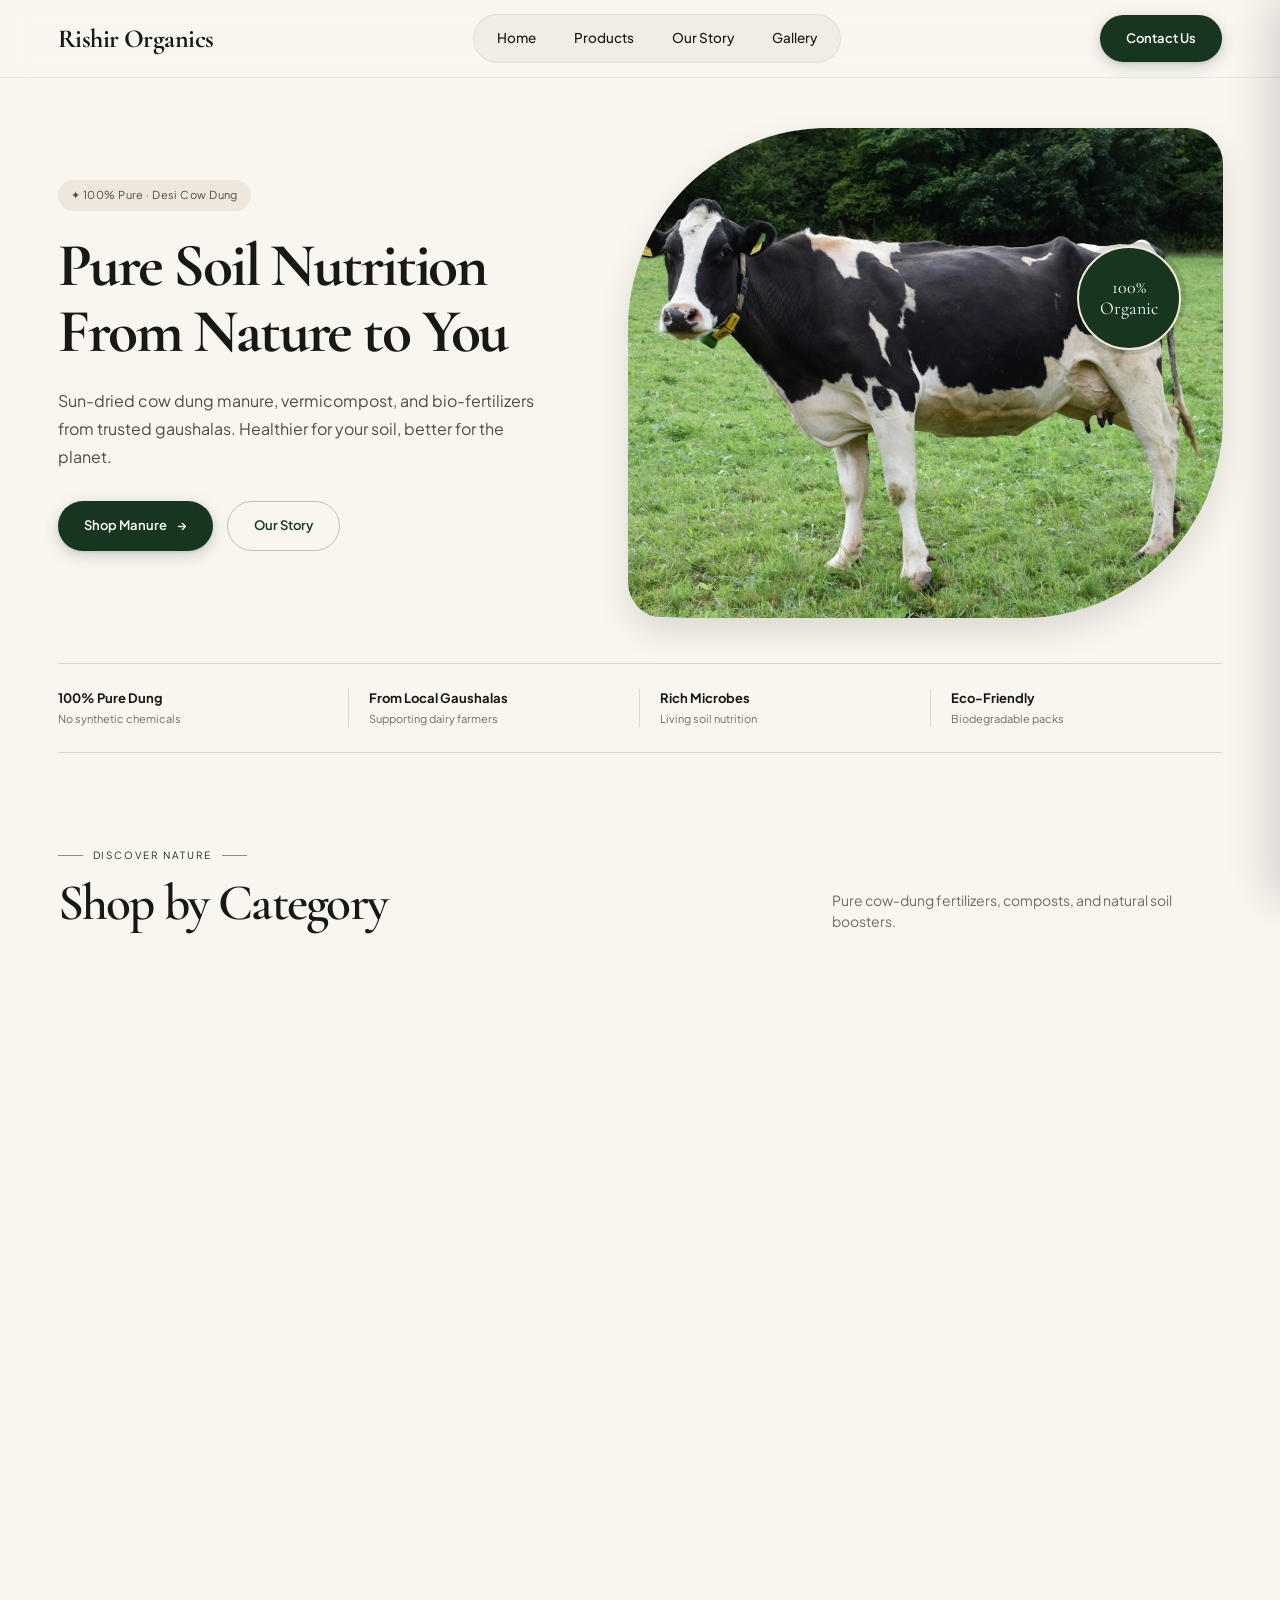
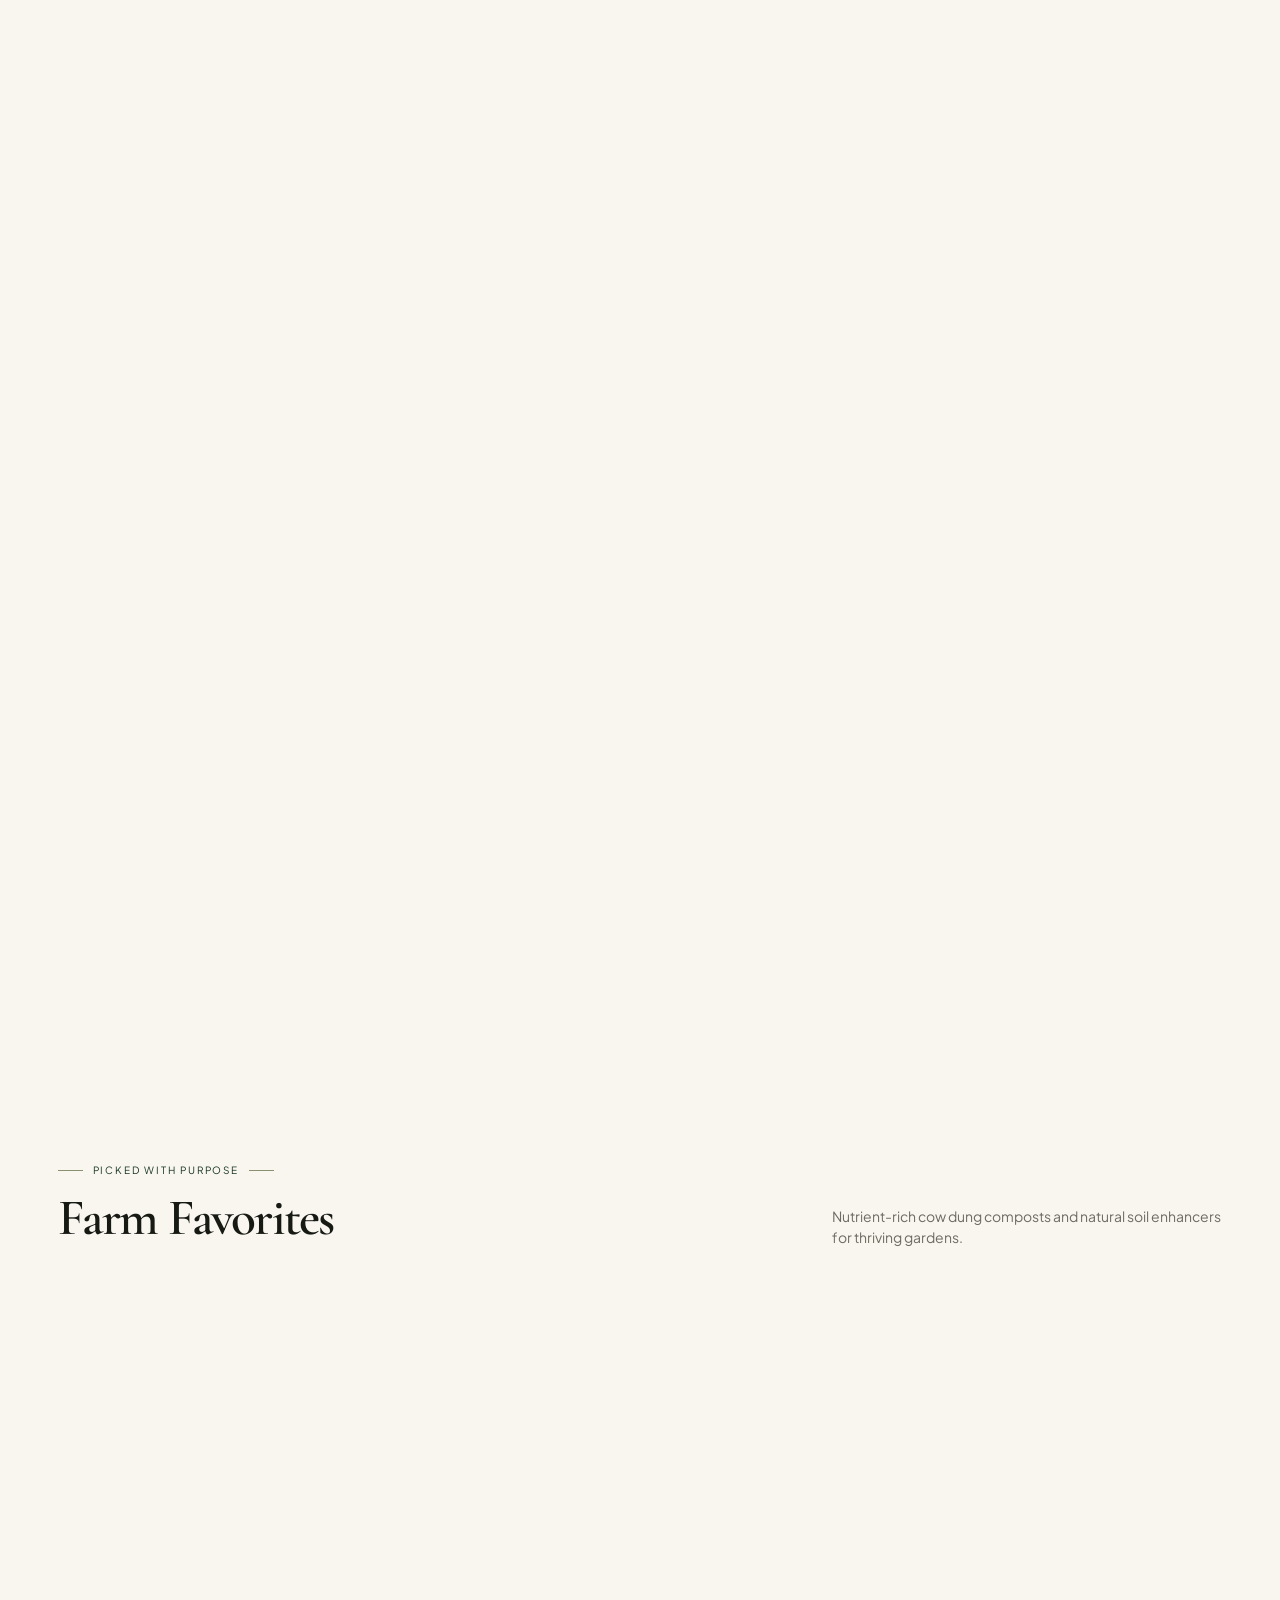
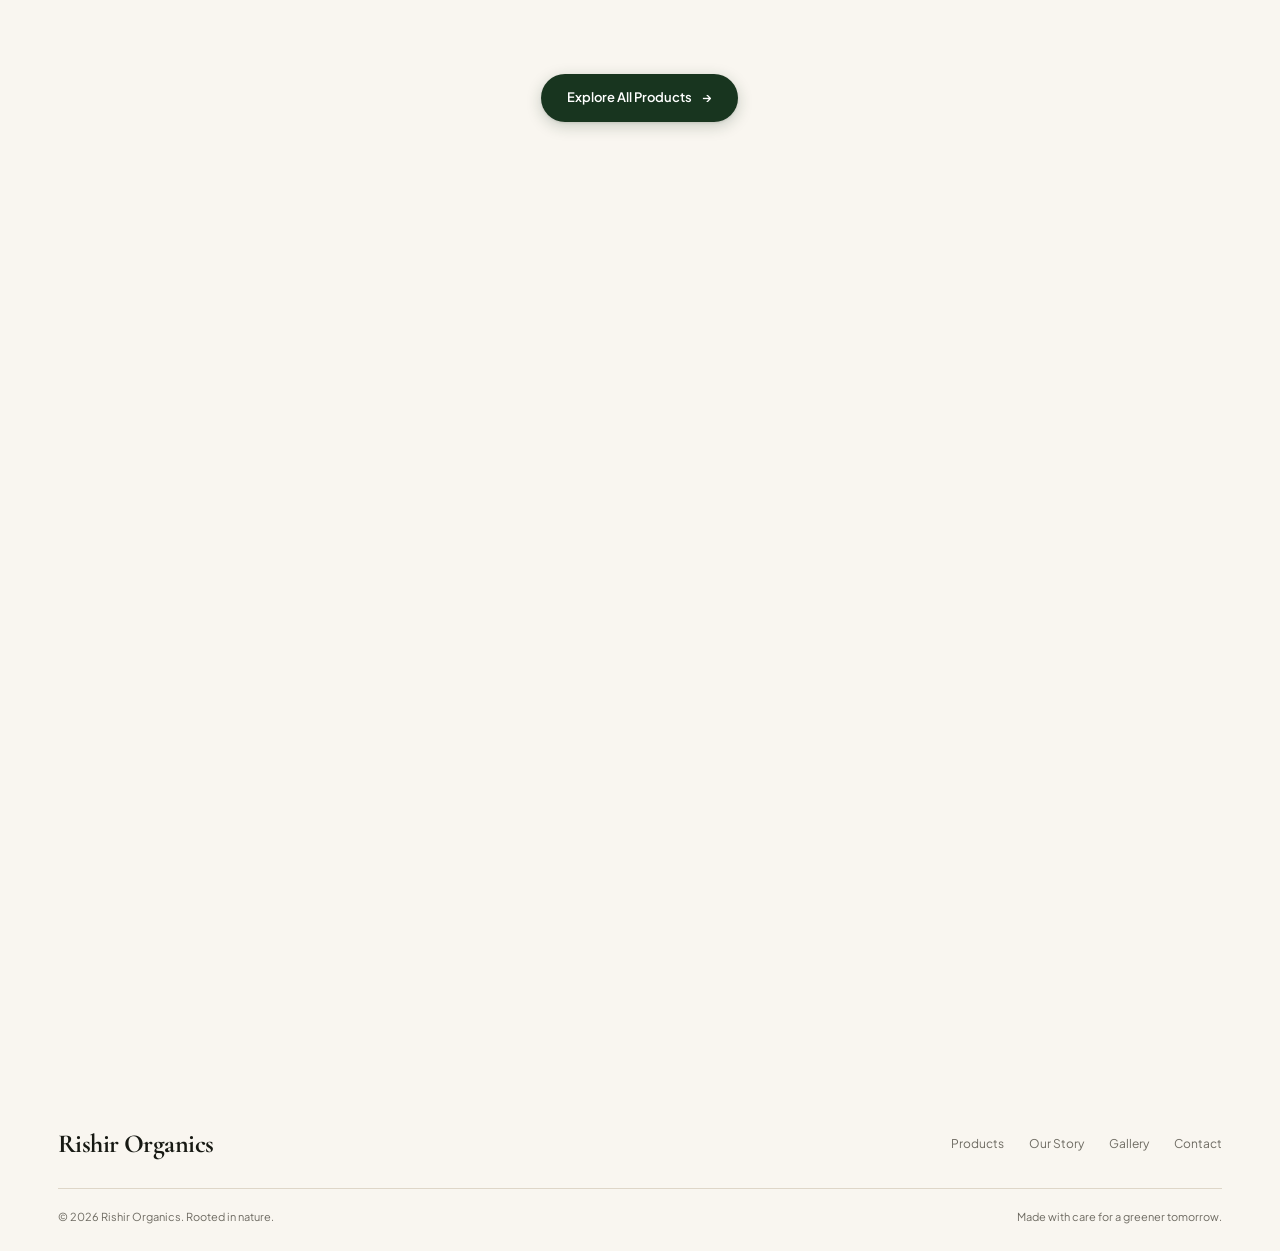
<file: index.html>
<!doctype html><html lang="en"><head><meta charset="utf-8"><meta name="viewport" content="width=device-width,initial-scale=1"><title>Home — Rishir Organics</title><link rel="stylesheet" href="style.css"></head><body><header><div class="container nav"><a class="logo" href="index.html">Rishir Organics</a><nav class="nav-links" id="navLinks"><a href="index.html">Home</a><a href="shop.html">Products</a><a href="story.html">Our Story</a><a href="gallery.html">Gallery</a></nav><div class="nav-actions"><!-- <button class="icon-btn" id="cartBtn" aria-label="Shopping Cart"><svg width="20" height="20" viewBox="0 0 24 24" fill="none" stroke="currentColor" stroke-width="1.8" stroke-linecap="round" stroke-linejoin="round"><path d="M6 2L3 6v14a2 2 0 0 0 2 2h14a2 2 0 0 0 2-2V6l-3-4z"/><line x1="3" y1="6" x2="21" y2="6"/><path d="M16 10a4 4 0 0 1-8 0"/></svg><span class="cart-count" id="cartCount">0</span></button> --><a class="btn header-shop" href="contact.html">Contact Us</a><button class="menu-toggle" id="menuToggle">☰</button></div></div></header><main><section class="container hero"><div class="hero-copy reveal"><span class="eyebrow">✦ 100% Pure · Desi Cow Dung</span><h1>Pure Soil Nutrition<br>From Nature to You</h1><p>Sun-dried cow dung manure, vermicompost, and bio-fertilizers from trusted gaushalas. Healthier for your soil, better for the planet.</p><div class="hero-buttons"><a class="btn" href="shop.html">Shop Manure <span class="btn-arrow">→</span></a><a class="btn btn-outline" href="story.html">Our Story</a></div></div><div class="hero-visual reveal"><div class="hero-photo"><img src="assets/images/hero-cow.jpg" alt="Desi cow in lush green pasture"></div><div class="organic-stamp">100%<br>Organic</div></div></section>
<section class="container benefits"><div class="benefit"><div><strong>100% Pure Dung</strong><span>No synthetic chemicals</span></div></div><div class="benefit"><div><strong>From Local Gaushalas</strong><span>Supporting dairy farmers</span></div></div><div class="benefit"><div><strong>Rich Microbes</strong><span>Living soil nutrition</span></div></div><div class="benefit"><div><strong>Eco-Friendly</strong><span>Biodegradable packs</span></div></div></section>
<section class="container section"><div class="section-head"><div><div class="kicker">Discover nature</div><h2>Shop by Category</h2></div><p>Pure cow-dung fertilizers, composts, and natural soil boosters.</p></div><div class="categories"><a class="category" href="shop.html"><img src="assets/images/img-02.jpg" alt="Aged Cow Dung Manure"><div class="category-bottom"><h3>Cow Dung Manure</h3><span>↗</span></div></a><a class="category" href="shop.html"><img src="assets/images/img-03.jpg" alt="Vermicompost"><div class="category-bottom"><h3>Vermicompost</h3><span>↗</span></div></a><a class="category" href="shop.html"><img src="assets/images/img-04.jpg" alt="Liquid Bio-Fertilizers"><div class="category-bottom"><h3>Liquid Fertilizers</h3><span>↗</span></div></a><a class="category" href="shop.html"><img src="assets/images/img-05.jpg" alt="Cow Dung Cakes & Dhoop"><div class="category-bottom"><h3>Dung Cakes & Dhoop</h3><span>↗</span></div></a></div></section>
<section class="container section story"><div class="story-image"><img src="assets/images/img-06.jpg" alt="Desi cows grazing on green pasture"></div><div class="story-copy"><div class="kicker">Our story</div><h2>Rooted in Soil,<br>Nurtured by Nature</h2><p>We partner with local gaushalas and dairy farmers to transform pure desi cow dung into nutrient-rich composts and bio-fertilizers.</p><a class="btn" href="story.html">Know More <span class="btn-arrow">→</span></a></div></section><section class="container section"><div class="process"><div><div class="kicker">Our process</div><h2>From Gaushala to<br>Your Garden</h2><p>Carefully composted, sun-dried, and naturally enriched for thriving plants.</p><a class="btn" href="story.html#process">Explore Our Story & Process <span class="btn-arrow">→</span></a></div><div class="process-image"><img src="assets/images/img-07.jpg" alt="Composting and soil preparation"></div></div></section> 
<section class="container section">
  <div class="section-head"><div><div class="kicker">Picked with purpose</div><h2>Farm Favorites</h2></div><p>Nutrient-rich cow dung composts and natural soil enhancers for thriving gardens.</p></div>
  <div class="products">
    <article class="product reveal"><img src="assets/images/img-08.jpg" alt="Aged Cow Dung Manure"><div class="product-info"><h3>Aged Cow Dung Manure</h3><p>Sun-dried &amp; sieved · 5 kg</p><div class="product-price">₹199 <a class="add-btn" href="shop.html" aria-label="View product"><span>↗</span></a></div></div></article>
    <article class="product reveal"><img src="assets/images/img-09.jpg" alt="Organic Vermicompost"><div class="product-info"><h3>Pure Vermicompost</h3><p>Earthworm-enriched · 5 kg</p><div class="product-price">₹249 <a class="add-btn" href="shop.html" aria-label="View product"><span>↗</span></a></div></div></article>
    <article class="product reveal"><img src="assets/images/img-10.jpg" alt="Panchagavya Liquid Fertilizer"><div class="product-info"><h3>Panchagavya Growth Tonic</h3><p>Fermented bio-liquid · 1 L</p><div class="product-price">₹299 <a class="add-btn" href="shop.html" aria-label="View product"><span>↗</span></a></div></div></article>
    <article class="product reveal"><img src="assets/images/img-11.jpg" alt="Desi Cow Dung Cakes"><div class="product-info"><h3>Desi Cow Dung Cakes</h3><p>Hand-pressed &amp; sun-cured · 12 pcs</p><div class="product-price">₹149 <a class="add-btn" href="shop.html" aria-label="View product"><span>↗</span></a></div></div></article>
  </div><div style="text-align:center;margin-top:28px"><a class="btn" href="shop.html">Explore All Products <span class="btn-arrow">→</span></a></div>
</section>
<section class="container section">
  <div class="testimonials reveal">
    <div class="kicker">A little love from our growers</div><h2>Healthy Soil. Thriving Plants.</h2>
    <blockquote>“Our terrace garden and vegetable beds transformed within weeks of using Rishir Organics aged cow dung manure and vermicompost.”</blockquote>
    <p class="testimonial-name">— A Rishir Organics gardener</p>
  </div>
</section>
<section class="container section">
  <div class="newsletter reveal">
    <div><div class="kicker">Stay in the loop</div><h2>Fresh Notes from Nature</h2><p>Seasonal harvests, new products, and thoughtful living ideas—straight to your inbox.</p></div>
    <form id="subscribeForm" class="subscribe"><input type="email" required placeholder="Your email address" aria-label="Email address"><button class="btn" type="submit">Join Us <span class="btn-arrow">→</span></button></form>
  </div>
</section>
</main><footer class="container"><div class="footer-top"><a class="logo" href="index.html">Rishir Organics</a><div class="footer-links"><a href="shop.html">Products</a><a href="story.html">Our Story</a><a href="gallery.html">Gallery</a><a href="contact.html">Contact</a></div></div><div class="footer-bottom"><span>© 2026 Rishir Organics. Rooted in nature.</span><span>Made with care for a greener tomorrow.</span></div></footer><div class="toast" id="toast">Welcome</div><script src="script.js"></script></body></html>
</file>
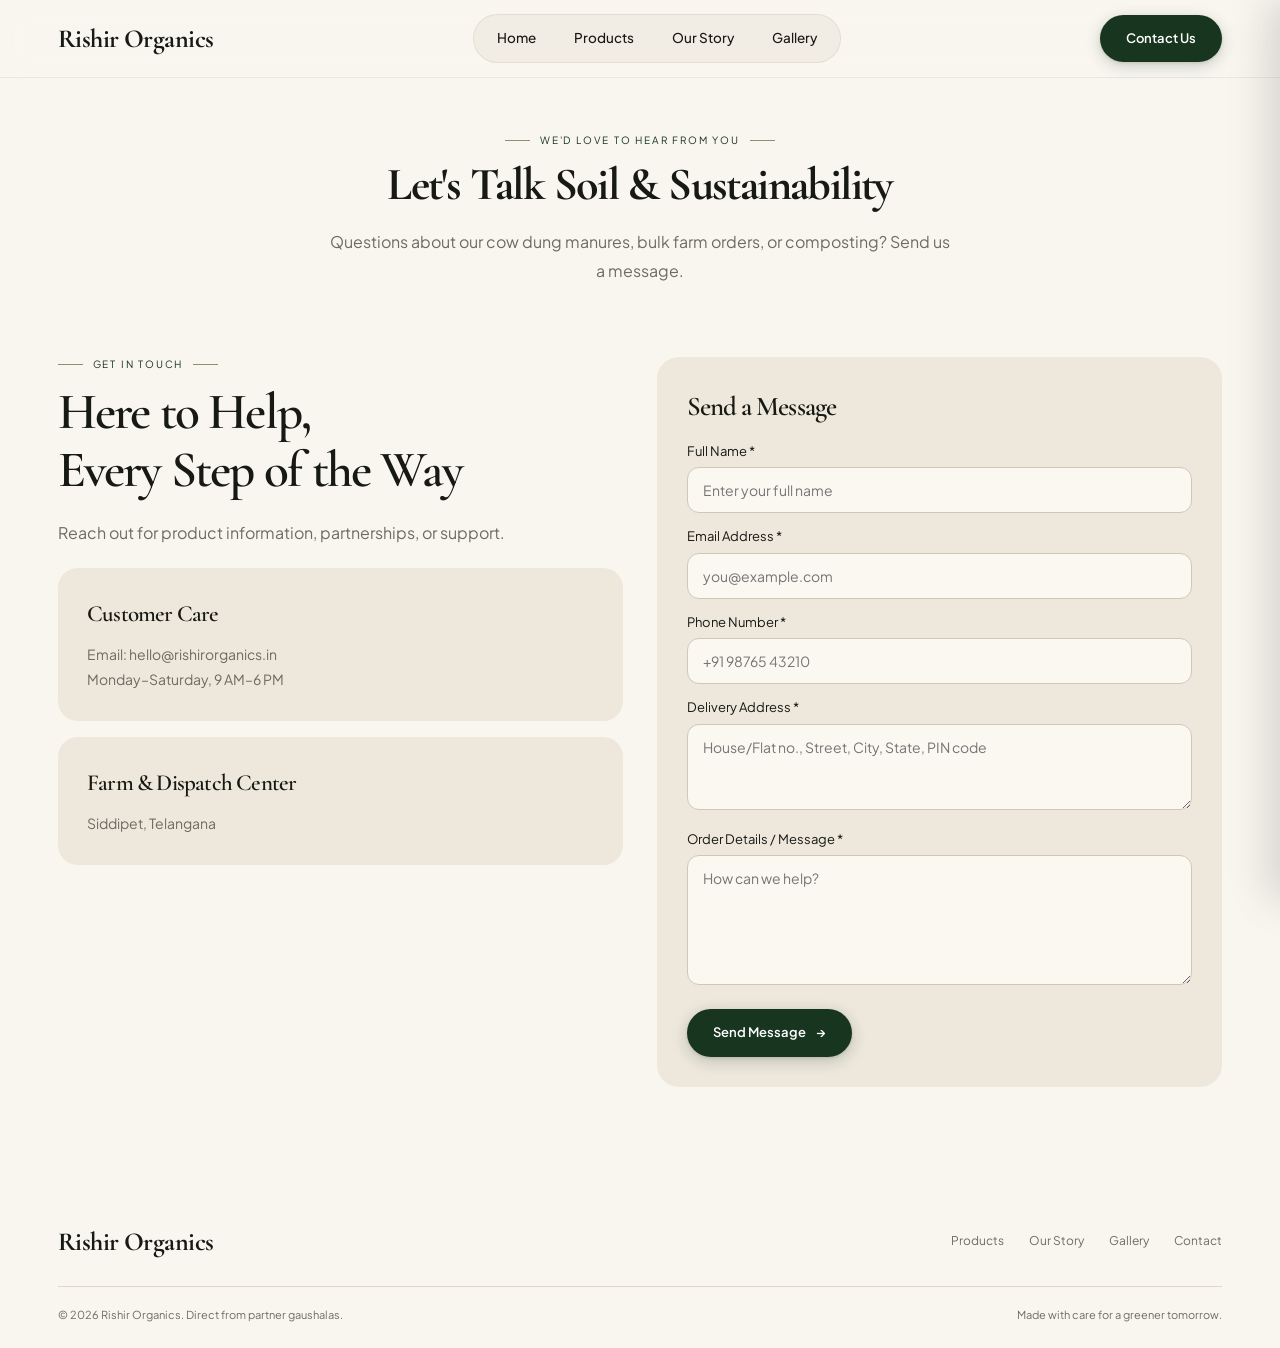
<file: contact.html>
<!doctype html>
<html lang="en">

<head>
    <meta charset="utf-8">
    <meta name="viewport" content="width=device-width,initial-scale=1">
    <title>Contact — Rishir Organics</title>
    <link rel="stylesheet" href="style.css">
</head>

<body>
    <header>
        <div class="container nav"><a class="logo" href="index.html">Rishir Organics</a>
            <nav class="nav-links" id="navLinks"><a href="index.html">Home</a><a href="shop.html">Products</a><a
                    href="story.html">Our Story</a><a href="gallery.html">Gallery</a>
            </nav>
            <div class="nav-actions"><!-- <button class="icon-btn" id="cartBtn" aria-label="Shopping Cart"><svg width="20"
                        height="20" viewBox="0 0 24 24" fill="none" stroke="currentColor" stroke-width="1.8"
                        stroke-linecap="round" stroke-linejoin="round">
                        <path d="M6 2L3 6v14a2 2 0 0 0 2 2h14a2 2 0 0 0 2-2V6l-3-4z" />
                        <line x1="3" y1="6" x2="21" y2="6" />
                        <path d="M16 10a4 4 0 0 1-8 0" />
                    </svg><span class="cart-count" id="cartCount">0</span></button> --><a class="btn header-shop"
                    href="contact.html">Contact Us</a><button class="menu-toggle" id="menuToggle">☰</button></div>
        </div>
    </header>
    <main>
        <section class="container page-hero">
            <div class="kicker">We'd love to hear from you</div>
            <h1>Let's Talk Soil &amp; Sustainability</h1>
            <p>Questions about our cow dung manures, bulk farm orders, or composting? Send us a message.</p>
        </section>
        <section class="container section contact-layout">
            <div>
                <div class="kicker">Get in touch</div>
                <h2>Here to Help,<br>Every Step of the Way</h2>
                <p style="color:var(--muted);line-height:1.8;margin:20px 0">Reach out for product information,
                    partnerships, or support.</p>
                <div class="info-card">
                    <h3>Customer Care</h3>
                    <p>Email: hello@rishirorganics.in<br>Monday–Saturday, 9 AM–6 PM</p>
                </div>
                <div class="info-card" style="margin-top:16px">
                    <h3>Farm &amp; Dispatch Center</h3>
                    <p>Siddipet, Telangana</p>
                </div>
            </div>
            <form class="contact-form" id="contactForm">
                <h3 id="contactFormTitle" style="font-size:27px">Send a Message</h3>
                <label for="fullName">Full Name *</label>
                <input id="fullName" name="fullName" type="text" required minlength="2"
                    placeholder="Enter your full name">
                <label for="emailInput">Email Address *</label>
                <input id="emailInput" name="email" type="email" required placeholder="you@example.com">
                <label for="phoneInput">Phone Number *</label>
                <input id="phoneInput" name="phone" type="tel" required pattern="[0-9+\-\s]{10,15}"
                    title="Please enter a valid 10 to 15 digit phone number" placeholder="+91 98765 43210">
                <label for="addressInput">Delivery Address *</label>
                <textarea id="addressInput" name="address" required minlength="10" style="min-height:86px"
                    placeholder="House/Flat no., Street, City, State, PIN code"></textarea>
                <label for="contactMessage">Order Details / Message *</label>
                <textarea id="contactMessage" name="message" required placeholder="How can we help?"></textarea>
                <button class="btn" id="contactSubmitBtn" type="submit" style="margin-top:18px">Send Message <span
                        class="btn-arrow">→</span></button>
            </form>
        </section>
    </main>
    <footer class="container">
        <div class="footer-top"><a class="logo" href="index.html">Rishir Organics</a>
            <div class="footer-links"><a href="shop.html">Products</a><a href="story.html">Our Story</a><a
                    href="gallery.html">Gallery</a><a href="contact.html">Contact</a></div>
        </div>
        <div class="footer-bottom"><span>© 2026 Rishir Organics. Direct from partner gaushalas.</span><span>Made with
                care for a greener
                tomorrow.</span></div>
    </footer>
    <div class="toast" id="toast">Welcome</div>
    <script src="script.js"></script>
</body>

</html>
</file>
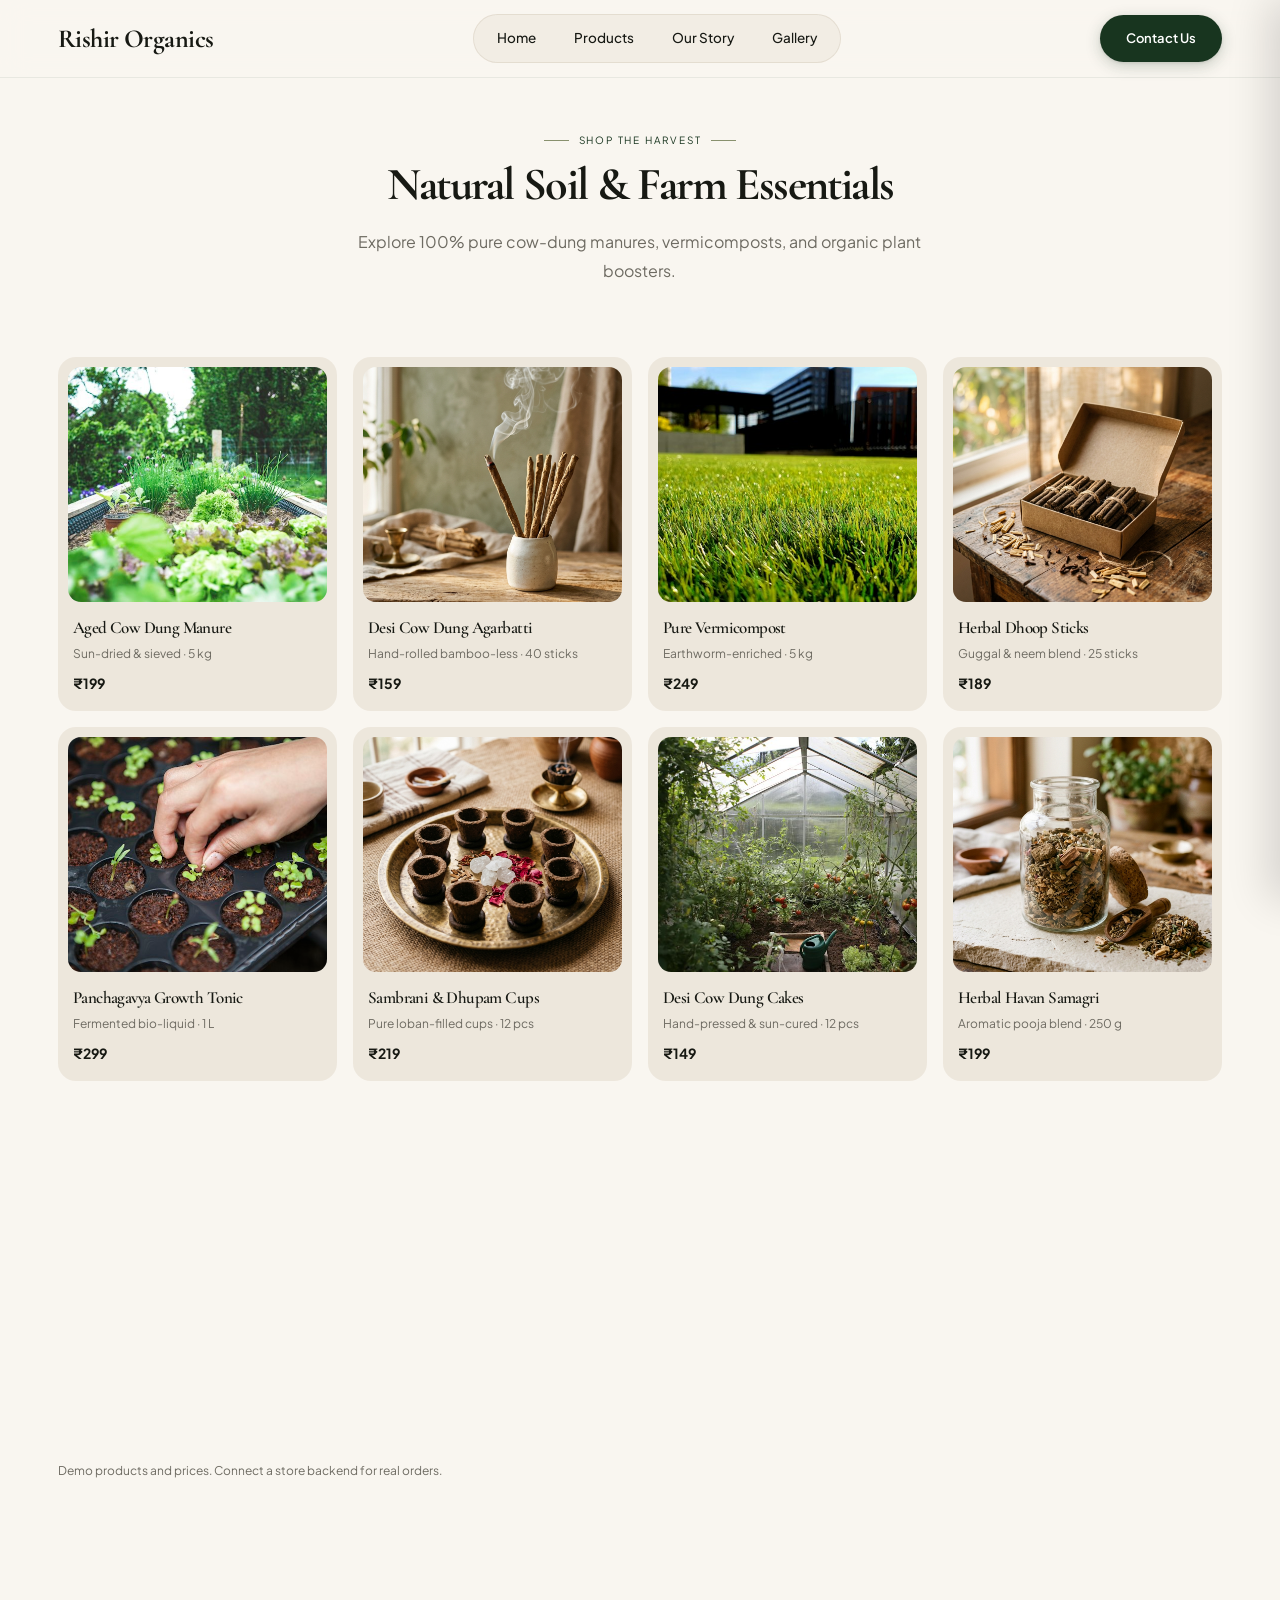
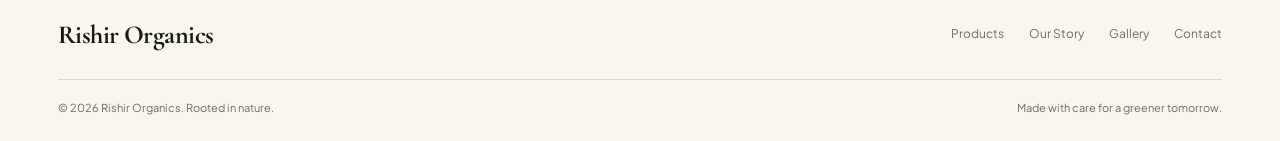
<file: shop.html>
<!doctype html><html lang="en"><head><meta charset="utf-8"><meta name="viewport" content="width=device-width,initial-scale=1"><title>Shop — Rishir Organics</title><link rel="stylesheet" href="style.css"></head><body><header><div class="container nav"><a class="logo" href="index.html">Rishir Organics</a><nav class="nav-links" id="navLinks"><a href="index.html">Home</a><a href="shop.html">Products</a><a href="story.html">Our Story</a><a href="gallery.html">Gallery</a></nav><div class="nav-actions"><!-- <button class="icon-btn" id="cartBtn" aria-label="Shopping Cart"><svg width="20" height="20" viewBox="0 0 24 24" fill="none" stroke="currentColor" stroke-width="1.8" stroke-linecap="round" stroke-linejoin="round"><path d="M6 2L3 6v14a2 2 0 0 0 2 2h14a2 2 0 0 0 2-2V6l-3-4z"/><line x1="3" y1="6" x2="21" y2="6"/><path d="M16 10a4 4 0 0 1-8 0"/></svg><span class="cart-count" id="cartCount">0</span></button> --><a class="btn header-shop" href="contact.html">Contact Us</a><button class="menu-toggle" id="menuToggle">☰</button></div></div></header><main><section class="container page-hero"><div class="kicker">Shop the harvest</div><h1>Natural Soil &amp; Farm Essentials</h1><p>Explore 100% pure cow-dung manures, vermicomposts, and organic plant boosters.</p></section><section class="container section"><div class="products"><article class="product reveal" data-category="manure" data-dosage="200g per 12-inch pot every 30 days" data-npk="NPK 1.8 - 1.2 - 1.4 · Moisture &lt; 18%"><img src="assets/images/img-01.jpg" alt="Aged Cow Dung Manure"><div class="product-info"><h3>Aged Cow Dung Manure</h3><p>Sun-dried &amp; sieved · 5 kg</p><div class="product-price">₹199 <!-- <button class="add-btn" data-add>+</button> --></div></div></article><article class="product reveal" data-category="dhoop" data-dosage="Light 1 stick for daily pooja or meditation" data-npk="Bamboo-less desi cow dung · Natural herbs"><img src="assets/images/prod-01.jpg" alt="Desi Cow Dung Agarbatti"><div class="product-info"><h3>Desi Cow Dung Agarbatti</h3><p>Hand-rolled bamboo-less · 40 sticks</p><div class="product-price">₹159 <!-- <button class="add-btn" data-add>+</button> --></div></div></article><article class="product reveal" data-category="manure" data-dosage="150g per pot or 1 kg per 10 sq. ft." data-npk="NPK 2.1 - 1.5 - 1.6 · Rich in humic acid"><img src="assets/images/img-02.jpg" alt="Pure Vermicompost"><div class="product-info"><h3>Pure Vermicompost</h3><p>Earthworm-enriched · 5 kg</p><div class="product-price">₹249 <!-- <button class="add-btn" data-add>+</button> --></div></div></article><article class="product reveal" data-category="dhoop" data-dosage="Burn 1 stick on a brass or clay holder" data-npk="Desi gobar + guggal &amp; neem · Charcoal-free"><img src="assets/images/prod-02.jpg" alt="Herbal Cow Dung Dhoop Sticks"><div class="product-info"><h3>Herbal Dhoop Sticks</h3><p>Guggal &amp; neem blend · 25 sticks</p><div class="product-price">₹189 <!-- <button class="add-btn" data-add>+</button> --></div></div></article><article class="product reveal" data-category="liquid" data-dosage="30 ml per 1 L water (foliar or soil drench)" data-npk="Fermented bio-liquid · 100% water soluble"><img src="assets/images/img-03.jpg" alt="Panchagavya Growth Tonic"><div class="product-info"><h3>Panchagavya Growth Tonic</h3><p>Fermented bio-liquid · 1 L</p><div class="product-price">₹299 <!-- <button class="add-btn" data-add>+</button> --></div></div></article><article class="product reveal" data-category="dhoop" data-dosage="Light rim of 1 cup on a heat-safe plate" data-npk="Cow dung cup + pure loban &amp; temple resins"><img src="assets/images/prod-03.jpg" alt="Sambrani and Dhupam Cups"><div class="product-info"><h3>Sambrani &amp; Dhupam Cups</h3><p>Pure loban-filled cups · 12 pcs</p><div class="product-price">₹219 <!-- <button class="add-btn" data-add>+</button> --></div></div></article><article class="product reveal" data-category="dhoop" data-dosage="1 cake per havan or daily pooja ritual" data-npk="Hand-pressed desi cow dung · Sun-cured"><img src="assets/images/img-04.jpg" alt="Desi Cow Dung Cakes"><div class="product-info"><h3>Desi Cow Dung Cakes</h3><p>Hand-pressed &amp; sun-cured · 12 pcs</p><div class="product-price">₹149 <!-- <button class="add-btn" data-add>+</button> --></div></div></article><article class="product reveal" data-category="dhoop" data-dosage="Use 2 tbsp per havan or evening dhuni" data-npk="Coarse cow dung + tulsi, camphor &amp; herbs"><img src="assets/images/prod-04.jpg" alt="Herbal Havan Samagri"><div class="product-info"><h3>Herbal Havan Samagri</h3><p>Aromatic pooja blend · 250 g</p><div class="product-price">₹199 <!-- <button class="add-btn" data-add>+</button> --></div></div></article><article class="product reveal" data-category="liquid" data-dosage="50 ml per 1 L water every 15 days" data-npk="Live microbial culture · Boosts root immunity"><img src="assets/images/img-05.jpg" alt="Jeevamrutham Soil Booster"><div class="product-info"><h3>Jeevamrutham Soil Booster</h3><p>Microbial cow-dung elixir · 1 L</p><div class="product-price">₹229 <!-- <button class="add-btn" data-add>+</button> --></div></div></article><article class="product reveal" data-category="mix" data-dosage="Fill pot directly; no extra soil needed" data-npk="Cow dung + cocopeat + perlite · Ready to plant"><img src="assets/images/img-06.jpg" alt="Organic Potting Mix"><div class="product-info"><h3>Enriched Potting Mix</h3><p>Cow dung &amp; cocopeat · 10 kg</p><div class="product-price">₹349 <!-- <button class="add-btn" data-add>+</button> --></div></div></article><article class="product reveal" data-category="manure" data-dosage="200g mixed into topsoil every 3 weeks" data-npk="Aged dung + neem cake · Natural pest guard"><img src="assets/images/img-07.jpg" alt="Neem-Enriched Dung Compost"><div class="product-info"><h3>Neem-Enriched Dung Compost</h3><p>Natural pest &amp; soil guard · 5 kg</p><div class="product-price">₹279 <!-- <button class="add-btn" data-add>+</button> --></div></div></article><article class="product reveal" data-category="dhoop" data-dosage="Burn 1 cone on heat-safe holder" data-npk="Desi gobar + guggal &amp; sambrani herbs"><img src="assets/images/img-08.jpg" alt="Organic Cow Dung Dhoop Cones"><div class="product-info"><h3>Herbal Cow Dung Dhoop</h3><p>Pure desi gobar &amp; herbs · 30 cones</p><div class="product-price">₹179 <!-- <button class="add-btn" data-add>+</button> --></div></div></article></div><p class="page-note">Demo products and prices. Connect a store backend for real orders.</p></section></main><footer class="container"><div class="footer-top"><a class="logo" href="index.html">Rishir Organics</a><div class="footer-links"><a href="shop.html">Products</a><a href="story.html">Our Story</a><a href="gallery.html">Gallery</a><a href="contact.html">Contact</a></div></div><div class="footer-bottom"><span>© 2026 Rishir Organics. Rooted in nature.</span><span>Made with care for a greener tomorrow.</span></div></footer><div class="toast" id="toast">Welcome</div><script src="script.js"></script></body></html>
</file>
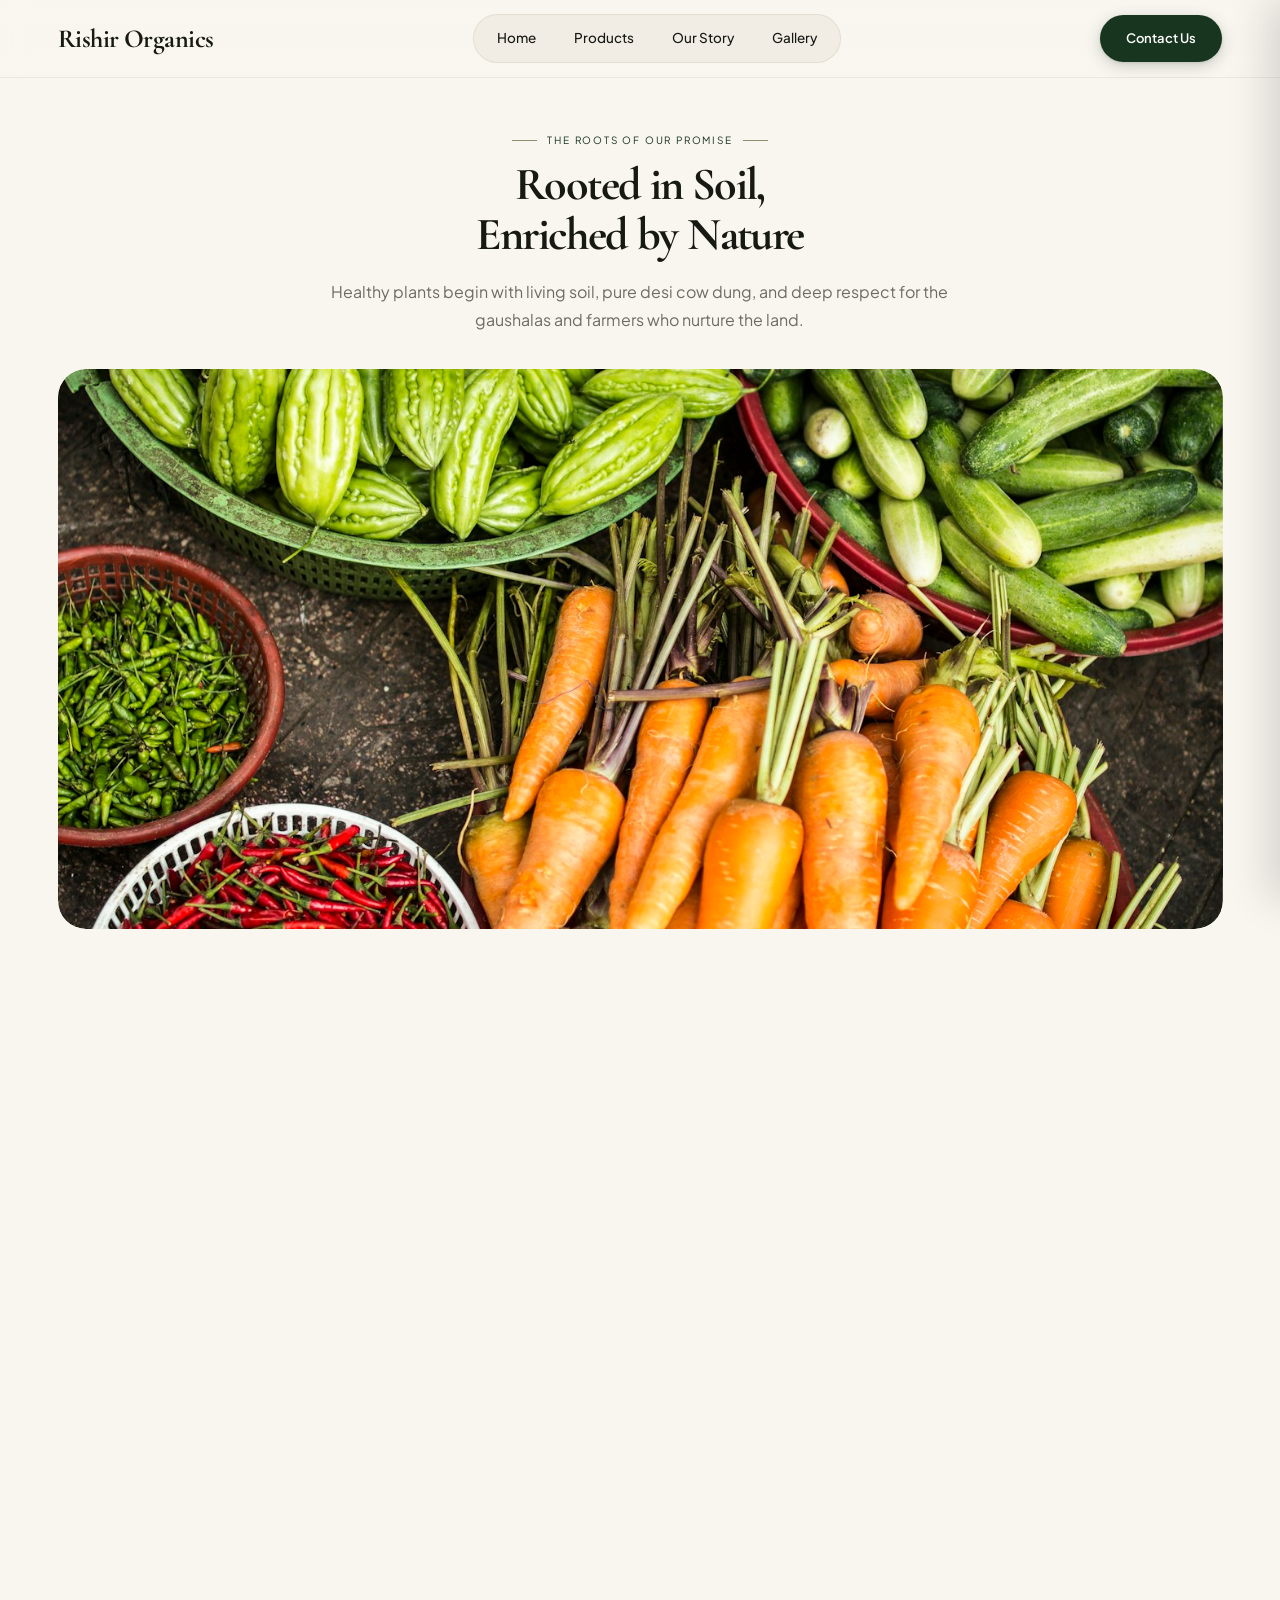
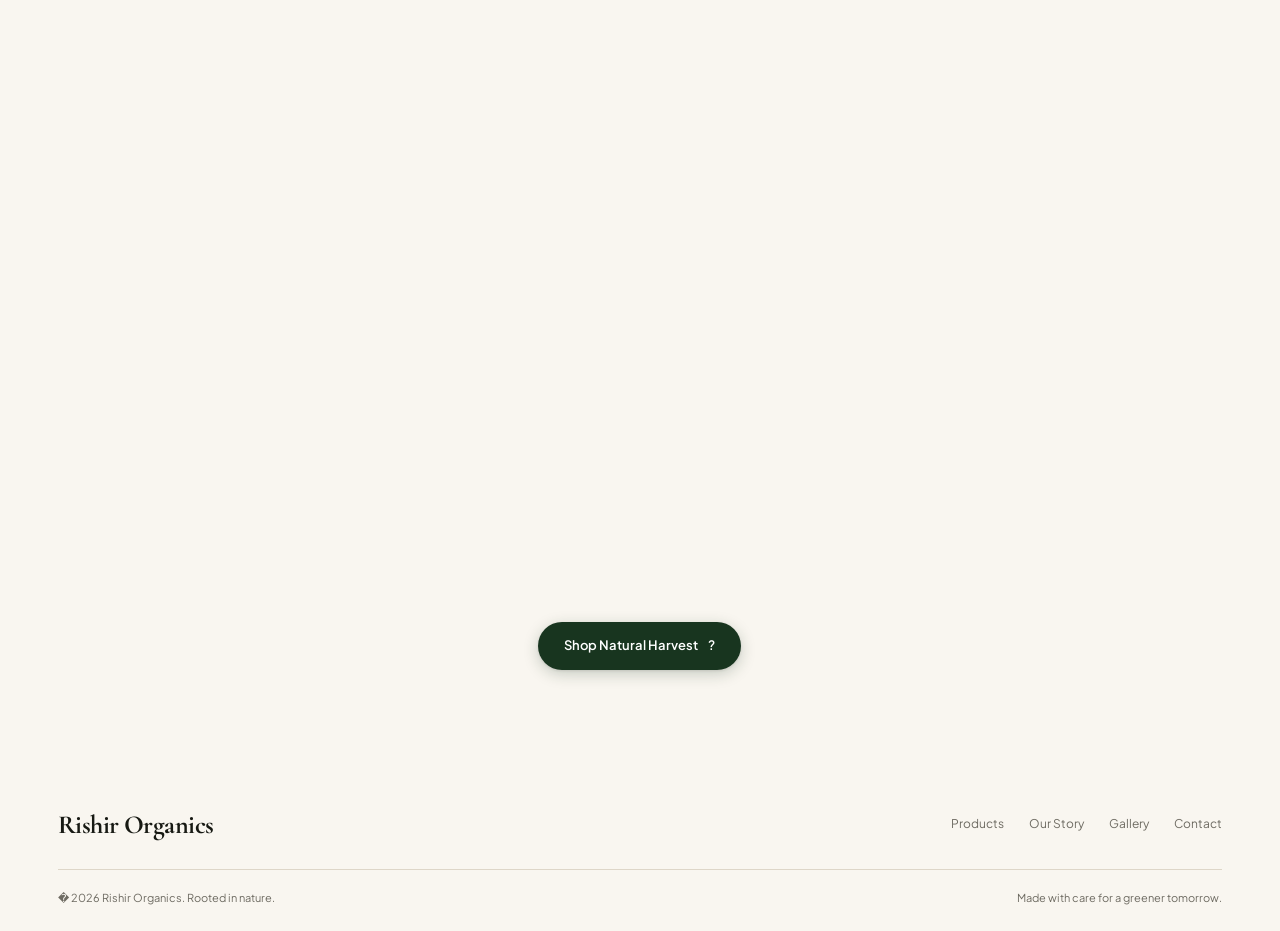
<file: story.html>
<!doctype html>
<html lang="en">

<head>
    <meta charset="utf-8">
    <meta name="viewport" content="width=device-width,initial-scale=1">
    <title>Our Story � Rishir Organics</title>
    <link rel="stylesheet" href="style.css">
</head>

<body>
    <header>
        <div class="container nav">
            <a class="logo" href="index.html">Rishir Organics</a>
            <nav class="nav-links" id="navLinks">
                <a href="index.html">Home</a>
                <a href="shop.html">Products</a>
                <a href="story.html">Our Story</a>
                <a href="gallery.html">Gallery</a>
            </nav>
            <div class="nav-actions">
                <!-- <button class="icon-btn" id="cartBtn" aria-label="Shopping Cart"><svg width="20" height="20"
                        viewBox="0 0 24 24" fill="none" stroke="currentColor" stroke-width="1.8" stroke-linecap="round"
                        stroke-linejoin="round">
                        <path d="M6 2L3 6v14a2 2 0 0 0 2 2h14a2 2 0 0 0 2-2V6l-3-4z" />
                        <line x1="3" y1="6" x2="21" y2="6" />
                        <path d="M16 10a4 4 0 0 1-8 0" />
                    </svg><span class="cart-count" id="cartCount">0</span></button> -->
                <a class="btn header-shop" href="contact.html">Contact Us</a>
                <button class="menu-toggle" id="menuToggle" aria-label="Menu">?</button>
            </div>
        </div>
    </header>

    <main>
        <!-- Page Hero -->
        <section class="container page-hero">
            <div class="kicker">The roots of our promise</div>
            <h1>Rooted in Soil,<br>Enriched by Nature</h1>
            <p>Healthy plants begin with living soil, pure desi cow dung, and deep respect for the gaushalas and farmers
                who nurture the land.</p>
            <div class="story-hero-banner reveal">
                <video id="storyHeroVideo" autoplay muted playsinline preload="auto" poster="assets/images/img-09.jpg">
                    <source src="assets/videos/clip-1.mp4" type="video/mp4">
                </video>
            </div>
        </section>

        <!-- Impact Stats Bar -->
        <section class="container">
            <div class="story-stats reveal">
                <div class="stat-item">
                    <h3>100%</h3>
                    <p>Chemical & Additive-Free</p>
                </div>
                <div class="stat-item">
                    <h3>45+</h3>
                    <p>Local Smallholder Farms</p>
                </div>
                <div class="stat-item">
                    <h3>12k+</h3>
                    <p>Happy Households Served</p>
                </div>
                <div class="stat-item">
                    <h3>Zero</h3>
                    <p>Plastic In Primary Packs</p>
                </div>
            </div>
        </section>

        <!-- Story Deep Dive -->
        <section class="container section story">
            <div class="story-image reveal">
                <img src="assets/images/img-10.jpg" alt="Farm landscape">
            </div>
            <div class="story-copy reveal">
                <div class="kicker">A thoughtful food journey</div>
                <h2>Closer to the Source</h2>
                <p>Rishir Organics was founded on a simple truth: real nourishment shouldn't be complicated by synthetic
                    chemicals, rushed processing, or opaque supply chains. We partner directly with regenerative farmers
                    who treat their soil as a living legacy.</p>
                <p>Every single harvest carries the story of gentle farming, traditional wisdom, and honest hard
                    work�delivered straight to your home.</p>
                <a class="btn" href="shop.html">Explore Our Harvest <span class="btn-arrow">?</span></a>
            </div>
        </section>

        <!-- Our Process (Integrated from Process page) -->
        <section class="container section" id="process">
            <div class="process reveal">
                <div>
                    <div class="kicker">Our mindful process</div>
                    <h2>From Farm to<br>Your Home</h2>
                    <p style="color:#d7dfd1;margin:18px 0 24px;max-width:440px;line-height:1.75">We preserve nature's
                        inherent vitality through a transparent, gentle 4-stage journey.</p>
                    <ul class="process-list">
                        <li><svg viewBox="0 0 24 24">
                                <path d="M7 20h10" />
                                <path d="M10 20c5.5-2.5.8-6.4 3-10" />
                                <path
                                    d="M9.5 9.4c1.1.8 1.8 2.2 2.3 3.7-2 .4-3.5.4-4.8-.3-1.2-.6-2.3-1.9-3-4.2 2.8-.5 4.4 0 5.5.8z" />
                                <path
                                    d="M14.1 6a7 7 0 0 0-1.1 4c1.9-.1 3.3-.6 4.3-1.4 1-1 1.6-2.3 1.7-4.6-2.7.1-4 1-4.9 2z" />
                            </svg> <span><strong>Sustainably Grown</strong> � Grown in living soil without artificial
                                fertilizers
                                or synthetic pesticides.</span></li>
                        <li><svg viewBox="0 0 24 24">
                                <path
                                    d="M12 22a7 7 0 0 0 7-7c0-2-1-3.9-3-5.5s-3.5-4-4-6.5c-.5 2.5-2 4.9-4 6.5C6 11.1 5 13 5 15a7 7 0 0 0 7 7z" />
                            </svg> <span><strong>Naturally Processed</strong> � Traditional stone-grinding and
                                wood-pressing
                                methods that protect nutrients.</span></li>
                        <li><svg viewBox="0 0 24 24">
                                <path d="M12 22s8-4 8-10V5l-8-3-8 3v7c0 6 8 10 8 10z" />
                                <path d="m9 12 2 2 4-4" />
                            </svg> <span><strong>Purity Tested</strong> � Every single batch is tested for zero chemical
                                residue
                                and honest quality.</span></li>
                        <li><svg viewBox="0 0 24 24">
                                <path
                                    d="M21 16V8a2 2 0 0 0-1-1.73l-7-4a2 2 0 0 0-2 0l-7 4A2 2 0 0 0 3 8v8a2 2 0 0 0 1 1.73l7 4a2 2 0 0 0 2 0l7-4A2 2 0 0 0 21 16z" />
                                <polyline points="3.27 6.96 12 12.01 20.73 6.96" />
                                <line x1="12" y1="22.08" x2="12" y2="12" />
                            </svg> <span><strong>Eco-Friendly Packed</strong> � Conscious, recyclable packaging designed
                                to respect
                                the environment.</span></li>
                    </ul>
                </div>
                <div class="process-image">
                    <img src="assets/images/img-11.jpg" alt="Organic garden and soil enrichment">
                </div>
            </div>
        </section>

        <!-- Process Step Breakdown Cards -->
        <section class="container section" style="padding-top:0">
            <div class="section-head reveal">
                <div>
                    <div class="kicker">Three foundational steps</div>
                    <h2>How We Work With Nature</h2>
                </div>
                <p>Every harvest follows a conscious path from local fields to your pantry.</p>
            </div>
            <div class="page-grid reveal">
                <article class="info-card">
                    <span
                        style="display:inline-block;font-size:12px;font-weight:700;color:var(--green);text-transform:uppercase;letter-spacing:.1em;margin-bottom:8px">Phase
                        01</span>
                    <h3>Grow & Nurture</h3>
                    <p>We source exclusively from heirloom seed growers and regenerative family farms who invest in soil
                        biodiversity and natural rainwater harvesting.</p>
                </article>
                <article class="info-card">
                    <span
                        style="display:inline-block;font-size:12px;font-weight:700;color:var(--green);text-transform:uppercase;letter-spacing:.1em;margin-bottom:8px">Phase
                        02</span>
                    <h3>Gentle Preparation</h3>
                    <p>No chemical bleaching, deodorizing, or excessive heat. Our oils are wood cold-pressed, grains
                        unpolished, and spices slow stone-milled.</p>
                </article>
                <article class="info-card">
                    <span
                        style="display:inline-block;font-size:12px;font-weight:700;color:var(--green);text-transform:uppercase;letter-spacing:.1em;margin-bottom:8px">Phase
                        03</span>
                    <h3>Fresh Delivery</h3>
                    <p>Small-batch milling means products reach your kitchen within weeks of harvest, sealed in
                        biodegradable and recyclable protective packaging.</p>
                </article>
            </div>
        </section>

        <!-- Frequently Asked Questions -->
        <section class="container section" style="padding-top:0">
            <div class="section-head reveal">
                <div>
                    <div class="kicker">Transparency first</div>
                    <h2>Common Questions</h2>
                </div>
                <p>Have questions about our sourcing, standards, or delivery? Here is how we do things.</p>
            </div>
            <div class="fa-stage reveal">
                <aside class="fa-panel-left">
                    <span class="fa-eyebrow">Common Questions</span>
                    <div class="fa-faq">
                        <div class="fa-item open">
                            <button class="fa-row" type="button">
                                <span class="fa-num">01</span>
                                <span class="fa-q">How do you verify your farms are 100% chemical-free?</span>
                                <span class="fa-icon"><span class="fa-v"></span><span class="fa-h"></span></span>
                            </button>
                            <div class="fa-body">
                                <span class="fa-spacer1"></span>
                                <div class="fa-content-wrap">
                                    <div class="fa-content">
                                        <p>We regularly conduct on-site farm visits and test soil, water, and harvested
                                            produce batches for pesticide and chemical residues before packaging.</p>
                                    </div>
                                </div>
                                <span class="fa-spacer2"></span>
                            </div>
                        </div>
                        <div class="fa-item">
                            <button class="fa-row" type="button">
                                <span class="fa-num">02</span>
                                <span class="fa-q">Why are your products processed in small batches?</span>
                                <span class="fa-icon"><span class="fa-v"></span><span class="fa-h"></span></span>
                            </button>
                            <div class="fa-body">
                                <span class="fa-spacer1"></span>
                                <div class="fa-content-wrap">
                                    <div class="fa-content">
                                        <p>Small-batch composting and sun-drying prevents nutrient loss, ensuring
                                            beneficial microbes and natural organic matter remain intact.</p>
                                    </div>
                                </div>
                                <span class="fa-spacer2"></span>
                            </div>
                        </div>
                        <div class="fa-item">
                            <button class="fa-row" type="button">
                                <span class="fa-num">03</span>
                                <span class="fa-q">How long do your natural products stay fresh?</span>
                                <span class="fa-icon"><span class="fa-v"></span><span class="fa-h"></span></span>
                            </button>
                            <div class="fa-body">
                                <span class="fa-spacer1"></span>
                                <div class="fa-content-wrap">
                                    <div class="fa-content">
                                        <p>Because we do not add artificial stabilizers, we recommend storing our cow
                                            dung manures in a cool, dry place and using liquid tonics within 6�12
                                            months.</p>
                                    </div>
                                </div>
                                <span class="fa-spacer2"></span>
                            </div>
                        </div>
                        <div class="fa-item">
                            <button class="fa-row" type="button">
                                <span class="fa-num">04</span>
                                <span class="fa-q">Can I trace which gaushala or farm produced my order?</span>
                                <span class="fa-icon"><span class="fa-v"></span><span class="fa-h"></span></span>
                            </button>
                            <div class="fa-body">
                                <span class="fa-spacer1"></span>
                                <div class="fa-content-wrap">
                                    <div class="fa-content">
                                        <p>Yes! Every bag and bottle displays the harvest region and gaushala partner so
                                            you can trace your soil nutrition back to its origins.</p>
                                    </div>
                                </div>
                                <span class="fa-spacer2"></span>
                            </div>
                        </div>
                        <div class="fa-item">
                            <button class="fa-row" type="button">
                                <span class="fa-num">05</span>
                                <span class="fa-q">Is your aged cow dung manure safe for terrace gardens?</span>
                                <span class="fa-icon"><span class="fa-v"></span><span class="fa-h"></span></span>
                            </button>
                            <div class="fa-body">
                                <span class="fa-spacer1"></span>
                                <div class="fa-content-wrap">
                                    <div class="fa-content">
                                        <p>Yes! Because our cow dung is thoroughly sun-dried, composted, and finely
                                            sieved, it has a clean, earthy scent and is completely safe for indoor pots,
                                            balconies, and terrace beds.</p>
                                    </div>
                                </div>
                                <span class="fa-spacer2"></span>
                            </div>
                        </div>
                    </div>
                </aside>
                <aside class="fa-panel-right">
                    <img class="active" src="assets/images/faq-01.jpg" alt="Chemical-free organic farm"
                        draggable="false">
                    <img src="assets/images/faq-02.jpg" alt="Small batch composting and soil" draggable="false">
                    <img src="assets/images/faq-03.jpg" alt="Fresh natural garden harvest" draggable="false">
                    <img src="assets/images/faq-04.jpg" alt="Gaushala and pasture origin" draggable="false">
                    <img src="assets/images/faq-05.jpg" alt="Terrace garden and indoor plants" draggable="false">
                </aside>
            </div>
            <div style="text-align:center;margin-top:40px">
                <a class="btn" href="shop.html">Shop Natural Harvest <span class="btn-arrow">?</span></a>
            </div>
        </section>
    </main>

    <footer class="container">
        <div class="footer-top">
            <a class="logo" href="index.html">Rishir Organics</a>
            <div class="footer-links">
                <a href="shop.html">Products</a>
                <a href="story.html">Our Story</a>
                <a href="gallery.html">Gallery</a>
                <a href="contact.html">Contact</a>
            </div>
        </div>
        <div class="footer-bottom">
            <span>� 2026 Rishir Organics. Rooted in nature.</span>
            <span>Made with care for a greener tomorrow.</span>
        </div>
    </footer>

    <div class="toast" id="toast">Welcome</div>
    <script src="script.js"></script>
</body>

</html>
</file>
<file: style.css>
@import url('https://fonts.googleapis.com/css2?family=Cormorant+Garamond:ital,wght@0,500;0,600;0,700;1,500;1,600&family=Plus+Jakarta+Sans:wght@400;500;600;700&display=swap');

:root {
  --cream: #f9f6f0;
  --cream2: #ede7dc;
  --green: #18351f;
  --green2: #294b30;
  --ink: #171913;
  --muted: #6e6b62;
  --line: #ded6c8;
  --white: #ffffff;
  --serif: 'Cormorant Garamond', Garamond, 'Times New Roman', serif;
  --sans: 'Plus Jakarta Sans', -apple-system, BlinkMacSystemFont, 'Segoe UI', Roboto, sans-serif;
  --radius: 24px;
  --max: 1440px;
}

* {
  box-sizing: border-box;
  margin: 0;
  padding: 0;
  min-width: 0;
}

html {
  scroll-behavior: smooth;
  -webkit-text-size-adjust: 100%;
  interpolate-size: allow-keywords;
}

body {
  background: var(--cream);
  color: var(--ink);
  font-family: var(--sans);
  line-height: 1.5;
  overflow-x: hidden;
  width: 100%;
}

a {
  color: inherit;
  text-decoration: none
}

button {
  font: inherit;
  cursor: pointer;
  border: 0
}

img {
  display: block;
  width: 100%;
  max-width: 100%;
  object-fit: cover
}

.container {
  width: min(var(--max), calc(100% - clamp(24px, 6vw, 120px)));
  margin: auto
}

.container {
  width: min(var(--max), calc(100% - 9vw));
  margin: auto
}

header {
  height: 78px;
  display: flex;
  align-items: center;
  border-bottom: 1px solid rgba(24, 53, 31, .07);
  background: rgba(249, 246, 240, .84);
  backdrop-filter: blur(14px);
  -webkit-backdrop-filter: blur(14px);
  position: sticky;
  top: 0;
  z-index: 100;
  transition: background .3s ease, box-shadow .3s ease;
}

.nav {
  display: flex;
  align-items: center;
  justify-content: space-between;
  gap: 24px
}

.logo {
  display: flex;
  align-items: center;
  gap: 9px;
  font-family: var(--serif);
  font-size: 26px;
  font-weight: 700;
  white-space: nowrap;
  letter-spacing: -.02em;
  transition: opacity .25s ease;
}

.logo:hover {
  opacity: .82;
}

.logo-mark {
  width: 30px;
  height: 30px;
  color: var(--green)
}

.nav-links {
  display: flex;
  align-items: center;
  gap: 6px;
  font-size: 13.5px;
  font-weight: 500;
  background: rgba(237, 231, 220, .58);
  padding: 5px 7px;
  border-radius: 100px;
  border: 1px solid rgba(222, 214, 200, .7);
}

.nav-links a {
  padding: 8px 16px;
  border-radius: 100px;
  color: var(--ink);
  white-space: nowrap;
  transition: background-color .25s ease, color .25s ease, transform .2s ease;
}

.nav-links a:hover {
  background: var(--white);
  color: var(--green);
  box-shadow: 0 2px 8px rgba(24, 53, 31, .06);
}

.nav-actions {
  display: flex;
  align-items: center;
  gap: 10px
}

.icon-btn {
  background: transparent;
  color: var(--ink);
  font-size: 20px;
  position: relative;
  display: grid;
  place-items: center;
  width: 38px;
  height: 38px;
  border-radius: 50%;
  transition: background-color .25s ease, transform .25s ease, color .25s ease;
}

.icon-btn:hover {
  background: rgba(24, 53, 31, .07);
  color: var(--green);
  transform: translateY(-1px);
}

.cart-count {
  position: absolute;
  right: -2px;
  top: -2px;
  width: 17px;
  height: 17px;
  border-radius: 50%;
  background: var(--green);
  color: white;
  font-size: 10px;
  display: grid;
  place-items: center
}

.btn {
  display: inline-flex;
  align-items: center;
  justify-content: center;
  gap: 10px;
  padding: 14px 26px;
  border-radius: 100px;
  background: var(--green);
  color: white;
  font-size: 13px;
  font-weight: 600;
  white-space: nowrap;
  position: relative;
  overflow: hidden;
  cursor: pointer;
  z-index: 1;
  transition: transform .35s cubic-bezier(.34, 1.56, .64, 1), box-shadow .35s ease, background-color .3s ease;
  box-shadow: 0 4px 15px rgba(24, 53, 31, .22), 0 1px 3px rgba(0, 0, 0, .1);
}

/* 3D Touch + Organic Hover Glow */
.btn::before {
  content: "";
  position: absolute;
  top: 0;
  left: -120%;
  width: 100%;
  height: 100%;
  background: linear-gradient(90deg, transparent, rgba(255, 255, 255, 0.28), transparent);
  transform: skewX(-20deg);
  transition: left .75s ease;
  z-index: -1;
  pointer-events: none;
}

.btn:hover {
  transform: translateY(-3px) scale(1.02);
  background: var(--green2);
  box-shadow: 0 10px 28px rgba(24, 53, 31, .36), 0 0 20px rgba(120, 144, 79, .35);
}

.btn:hover::before {
  left: 150%;
}

.btn:active {
  transform: translateY(1px) scale(.98);
  box-shadow: 0 2px 8px rgba(24, 53, 31, .25);
}

.btn-outline {
  background: transparent;
  color: var(--green);
  border: 1px solid #c8bda9;
  box-shadow: none;
}

.btn-outline:hover {
  background: var(--cream2);
  border-color: #a49479;
  color: var(--green);
  box-shadow: 0 6px 20px rgba(78, 76, 67, .15);
}

/* Animated interactive arrow inside buttons */
.btn-arrow,
.btn span.arrow-right,
.btn span:last-child {
  display: inline-block;
  transition: transform .3s cubic-bezier(.34, 1.56, .64, 1);
  animation: arrowGlide 2.2s ease-in-out infinite;
}

.btn:hover .btn-arrow,
.btn:hover span.arrow-right,
.btn:hover span:last-child {
  animation: arrowBounceForward .75s cubic-bezier(.34, 1.56, .64, 1) infinite alternate;
}

@keyframes arrowGlide {

  0%,
  100% {
    transform: translateX(0);
  }

  50% {
    transform: translateX(3px);
  }
}

@keyframes arrowBounceForward {
  0% {
    transform: translateX(2px) scale(1);
  }

  100% {
    transform: translateX(8px) scale(1.15);
  }
}

.menu-toggle {
  display: none;
  background: none;
  font-size: 25px
}

.hero {
  min-height: 560px;
  display: grid;
  grid-template-columns: 0.95fr 1.05fr;
  align-items: center;
  gap: 32px;
  padding: 50px 0 45px
}

.hero-copy {
  padding: 0 0 15px
}

.eyebrow {
  display: inline-flex;
  align-items: center;
  gap: 8px;
  background: var(--cream2);
  border-radius: 30px;
  padding: 7px 13px;
  font-size: 11px;
  letter-spacing: .04em;
  margin-bottom: 22px;
  color: #514d41
}

h1,
h2,
h3 {
  font-family: var(--serif);
  font-weight: 600;
  letter-spacing: -.035em
}

h1 {
  font-size: clamp(40px, 4.8vw, 68px);
  line-height: 1.08;
  max-width: 660px;
  font-weight: 700;
}

.hero-copy p {
  font-size: 16px;
  color: #4e4c43;
  max-width: 480px;
  margin: 22px 0 30px;
  line-height: 1.75
}

.hero-buttons {
  display: flex;
  gap: 14px;
  flex-wrap: wrap
}

.hero-visual {
  height: 490px;
  position: relative
}

.hero-photo {
  height: 100%;
  border-radius: 200px 36px 200px 36px;
  overflow: hidden;
  position: relative;
  box-shadow: 0 14px 34px rgba(0, 0, 0, 0.12);
}

.hero-photo img {
  height: 100%;
  object-position: center;
}

.organic-stamp {
  position: absolute;
  right: 7%;
  top: 24%;
  width: 104px;
  height: 104px;
  border: 2px solid #f4ead9;
  border-radius: 50%;
  background: var(--green);
  color: #fff;
  text-align: center;
  display: grid;
  place-content: center;
  line-height: 1.15;
  box-shadow: 0 0 0 5px rgba(24, 53, 31, .15);
  font-family: var(--serif);
  font-size: 18px;
  z-index: 2
}

.benefits {
  display: grid;
  grid-template-columns: repeat(4, 1fr);
  border-top: 1px solid var(--line);
  border-bottom: 1px solid var(--line);
  padding: 25px 0
}

.benefit {
  display: flex;
  align-items: center;
  gap: 14px;
  padding: 0 20px;
  border-right: 1px solid var(--line)
}

.benefit:first-child {
  padding-left: 0
}

.benefit:last-child {
  border: 0
}

.benefit svg {
  width: 34px;
  min-width: 34px;
  height: 34px;
  stroke: var(--green);
  stroke-width: 1.4;
  fill: none
}

.benefit strong {
  display: block;
  font-size: 13px;
  font-weight: 700
}

.benefit span {
  display: block;
  font-size: 11px;
  color: var(--muted);
  margin-top: 2px
}

.section {
  padding: 95px 0
}

.section-head {
  display: flex;
  align-items: end;
  justify-content: space-between;
  gap: 20px;
  margin-bottom: 34px
}

.kicker {
  font-size: 10px;
  text-transform: uppercase;
  letter-spacing: .18em;
  color: var(--green);
  display: flex;
  align-items: center;
  gap: 10px;
  margin-bottom: 12px
}

.kicker:before,
.kicker:after {
  content: "";
  height: 1px;
  width: 25px;
  background: #89916e
}

h2 {
  font-size: clamp(34px, 4vw, 53px);
  line-height: 1.12
}

.section-head p {
  max-width: 390px;
  color: var(--muted);
  font-size: 14px
}

.categories {
  display: grid;
  grid-template-columns: repeat(4, 1fr);
  gap: 16px
}

.category {
  background: var(--cream2);
  padding: 10px 10px 15px;
  border-radius: 18px;
  transition: transform .3s, background .3s
}

.category:hover {
  transform: translateY(-5px);
  background: #e4ddd1;
}

.category img {
  height: 220px;
  border-radius: 13px
}

.category-bottom {
  display: flex;
  align-items: center;
  justify-content: space-between;
  padding: 14px 6px 0
}

.category-bottom span {
  display: inline-flex;
  align-items: center;
  justify-content: center;
  width: 28px;
  height: 28px;
  border-radius: 50%;
  background: rgba(24, 53, 31, .06);
  font-size: 15px;
  transition: transform .35s cubic-bezier(.34, 1.56, .64, 1), background-color .3s ease, color .3s ease, box-shadow .3s ease;
}

.category:hover .category-bottom span {
  transform: translate(3px, -3px) rotate(10deg);
  background: var(--green);
  color: white;
  box-shadow: 0 4px 12px rgba(24, 53, 31, .25);
  animation: diagonalArrowFloat .9s ease-in-out infinite alternate;
}

@keyframes diagonalArrowFloat {
  0% {
    transform: translate(2px, -2px) rotate(5deg);
  }

  100% {
    transform: translate(5px, -5px) rotate(15deg);
  }
}

.category h3 {
  font-size: 18px;
  letter-spacing: -.02em
}

.circle-arrow {
  width: 30px;
  height: 30px;
  border: 1px solid #c6bba9;
  border-radius: 50%;
  display: grid;
  place-items: center;
  font-size: 16px;
  transition: all .35s cubic-bezier(.34, 1.56, .64, 1);
}

.circle-arrow:hover {
  transform: translate(2px, -2px) scale(1.1);
  background: var(--green);
  color: white;
  border-color: var(--green);
}

.story {
  display: grid;
  grid-template-columns: 1fr 1fr;
  gap: 8%;
  align-items: center
}

.story-image {
  height: 460px;
  position: relative
}

.story-image img {
  height: 100%;
  border-radius: 200px 36px 200px 36px;
  object-position: center;
  box-shadow: 0 14px 34px rgba(0, 0, 0, 0.12);
}

.play-button {
  position: absolute;
  left: 50%;
  top: 50%;
  transform: translate(-50%, -50%);
  width: 66px;
  height: 66px;
  border-radius: 50%;
  background: var(--white);
  display: grid;
  place-items: center;
  font-size: 20px;
  color: var(--green);
  box-shadow: 0 8px 30px #0002
}

.story-copy p {
  color: #5b594f;
  max-width: 470px;
  margin: 20px 0 28px;
  line-height: 1.8
}

.story-copy .btn {
  margin-top: 3px
}

.process {
  background: var(--green);
  color: var(--white);
  border-radius: 28px;
  padding: 65px;
  display: grid;
  grid-template-columns: .9fr 1.1fr;
  gap: 50px;
  align-items: center;
  overflow: hidden
}

.process .btn {
  background: var(--white);
  color: var(--green);
  margin-top: 10px;
  box-shadow: 0 4px 18px rgba(0, 0, 0, .25);
}

.process .btn:hover {
  background: #f7f1e8;
  color: var(--green2);
  transform: translateY(-3px) scale(1.02);
  box-shadow: 0 8px 26px rgba(0, 0, 0, .35), 0 0 20px rgba(255, 255, 255, .3);
}

.process .btn:active {
  transform: translateY(1px) scale(.98);
}

.process .btn .btn-arrow {
  color: var(--green);
}

.process .kicker {
  color: #c8d0b5
}

.process h2 {
  font-size: clamp(34px, 4vw, 52px)
}

.process-list {
  list-style: none;
  margin-top: 28px;
  display: grid;
  gap: 18px
}

.process-list li {
  display: flex;
  align-items: center;
  gap: 14px;
  color: #e7e8dc;
  font-size: 14px
}

.process-list svg {
  width: 35px;
  height: 35px;
  stroke: #e6e7d8;
  fill: none;
  stroke-width: 1.3;
  border: 1px solid #7e927a;
  border-radius: 50%;
  padding: 7px
}

.process-image {
  height: 350px;
  overflow: hidden;
  border-radius: 220px 48px 220px 48px;
  box-shadow: 0 14px 34px rgba(0, 0, 0, 0.2)
}

.process-image img {
  height: 100%;
  object-fit: cover;
  border-radius: inherit
}

.products {
  display: grid;
  grid-template-columns: repeat(4, 1fr);
  gap: 16px
}

.product {
  background: var(--cream2);
  border-radius: 18px;
  padding: 10px;
  position: relative
}

.product img {
  height: 235px;
  border-radius: 13px
}

.product-info {
  padding: 13px 5px 7px
}

.product-info h3 {
  font-size: 17px
}

.product-info p {
  font-size: 12px;
  color: var(--muted);
  margin: 4px 0 10px
}

.product-price {
  display: flex;
  justify-content: space-between;
  align-items: center;
  font-size: 14px;
  font-weight: 700
}

.add-btn {
  width: 32px;
  height: 32px;
  border-radius: 50%;
  background: var(--green);
  color: white;
  font-size: 15px;
  display: inline-flex;
  align-items: center;
  justify-content: center;
  line-height: 1;
  text-decoration: none;
  position: relative;
  transition: transform .35s cubic-bezier(.34, 1.56, .64, 1), background-color .3s, box-shadow .3s;
  box-shadow: 0 3px 10px rgba(24, 53, 31, .2);
}

.add-btn span,
.add-btn {
  font-family: -apple-system, BlinkMacSystemFont, "Segoe UI", Roboto, sans-serif;
}

.add-btn:hover {
  transform: scale(1.15) translate(2px, -2px);
  background: var(--green2);
  box-shadow: 0 6px 18px rgba(24, 53, 31, .38), 0 0 12px rgba(120, 144, 79, .4);
}

.add-btn:active {
  transform: scale(.95);
  box-shadow: 0 2px 6px rgba(24, 53, 31, .3);
}

.tag {
  position: absolute;
  top: 18px;
  left: 18px;
  background: var(--cream);
  padding: 5px 10px;
  border-radius: 20px;
  font-size: 10px
}

.testimonials {
  display: grid;
  grid-template-columns: 1fr 1fr;
  gap: 30px;
  align-items: center
}

.testimonials h2 {
  max-width: 440px
}

.quote-card {
  background: var(--cream2);
  padding: 34px;
  border-radius: 24px;
  max-width: 540px
}

.quote-mark {
  font-family: var(--serif);
  font-size: 50px;
  color: #89916e;
  line-height: .8
}

.quote-card blockquote {
  font-family: var(--serif);
  font-size: 22px;
  line-height: 1.45;
  margin: 15px 0 22px
}

.customer {
  display: flex;
  align-items: center;
  gap: 12px;
  font-size: 13px
}

.customer img {
  width: 42px;
  height: 42px;
  border-radius: 50%
}

.stars {
  color: #b88a36;
  letter-spacing: 2px;
  font-size: 12px;
  margin-left: auto
}

.newsletter {
  background: var(--green);
  color: white;
  border-radius: 25px;
  padding: 55px 25px;
  text-align: center;
  position: relative;
  overflow: hidden
}

.newsletter:before,
.newsletter:after {
  content: "";
  position: absolute;
  width: 240px;
  height: 240px;
  border-radius: 50%;
  border: 1px solid #668069;
  opacity: .3
}

.newsletter:before {
  left: -100px;
  bottom: -130px
}

.newsletter:after {
  right: -100px;
  top: -130px
}

.newsletter h2 {
  font-size: 42px
}

.newsletter p {
  color: #d7dfd1;
  font-size: 13px;
  margin: 12px 0 24px
}

.subscribe {
  display: flex;
  align-items: center;
  max-width: 480px;
  margin: auto;
  background: #f7f1e8;
  border-radius: 100px;
  padding: 6px 8px 6px 20px;
  position: relative;
  z-index: 1;
  box-shadow: 0 8px 24px rgba(0, 0, 0, .14);
}

.subscribe input {
  border: 0;
  outline: 0;
  background: transparent;
  padding: 12px 14px 12px 0;
  flex: 1;
  min-width: 0;
  font: 14px var(--sans);
  color: var(--ink);
}

.subscribe input::placeholder {
  color: #8c897c;
}

.subscribe button.btn {
  padding: 12px 24px;
  border-radius: 100px;
  flex-shrink: 0;
  font-size: 13px;
  box-shadow: 0 4px 14px rgba(24, 53, 31, .25);
}

.subscribe button.btn:hover {
  transform: translateY(-2px) scale(1.03);
  box-shadow: 0 8px 20px rgba(24, 53, 31, .35);
}

footer {
  padding: 40px 0 25px
}

.footer-top {
  display: flex;
  justify-content: space-between;
  gap: 25px;
  align-items: center;
  padding-bottom: 25px;
  border-bottom: 1px solid var(--line)
}

.footer-links {
  display: flex;
  gap: 25px;
  font-size: 12px;
  color: var(--muted)
}

.footer-bottom {
  display: flex;
  justify-content: space-between;
  padding-top: 20px;
  color: var(--muted);
  font-size: 11px
}

.toast {
  position: fixed;
  bottom: 25px;
  left: 50%;
  transform: translate(-50%, 20px);
  background: var(--green);
  color: white;
  padding: 13px 22px;
  border-radius: 40px;
  font-size: 13px;
  opacity: 0;
  pointer-events: none;
  transition: .3s;
  z-index: 99
}

.toast.show {
  opacity: 1;
  transform: translate(-50%, 0)
}

.reveal {
  opacity: 0;
  transform: translateY(28px) scale(.985);
  transition: opacity .7s cubic-bezier(.22, 1, .36, 1), transform .7s cubic-bezier(.22, 1, .36, 1);
  will-change: opacity, transform;
}

.reveal.visible {
  opacity: 1;
  transform: none;
}

@media(max-width:1000px) {
  .nav {
    gap: 14px;
  }

  .nav-links a {
    padding: 7px 12px;
    font-size: 13px;
  }

  .header-shop {
    padding: 11px 18px;
  }

  .hero {
    min-height: 0;
    grid-template-columns: 1fr 1fr
  }

  .hero-visual {
    height: 420px
  }

  .benefit {
    padding: 0 12px;
    gap: 9px
  }

  .benefit svg {
    width: 28px;
    min-width: 28px
  }

  .category img {
    height: 170px
  }

  .product img {
    height: 190px
  }

  .process {
    padding: 42px
  }
}

@media(max-width:760px) {
  header {
    height: 70px
  }

  .nav-links {
    display: none;
    position: absolute;
    top: 69px;
    left: 0;
    right: 0;
    background: rgba(249, 246, 240, .97);
    backdrop-filter: blur(14px);
    -webkit-backdrop-filter: blur(14px);
    padding: 18px 7vw 24px;
    flex-direction: column;
    align-items: stretch;
    gap: 6px;
    border-radius: 0;
    border: 0;
    border-bottom: 1px solid var(--line);
    box-shadow: 0 12px 30px rgba(0, 0, 0, .06);
  }

  .nav-links a {
    padding: 10px 14px;
    border-radius: 12px;
  }

  .nav-links.open {
    display: flex
  }

  .nav-actions .header-shop {
    display: none
  }

  .menu-toggle {
    display: block
  }

  main {
    display: flex;
    flex-direction: column;
  }

  main>section.hero {
    display: contents;
  }

  main>section.hero .eyebrow,
  main>section.hero h1,
  main>section.hero p,
  main>section.hero .hero-visual,
  main>section.hero .hero-buttons {
    width: min(var(--max), calc(100% - clamp(24px, 6vw, 120px)));
    margin-inline: auto;
  }

  .hero-copy {
    display: contents;
  }

  .hero-copy .eyebrow {
    order: 1;
    align-self: flex-start;
    margin-top: 28px;
    margin-bottom: 0;
  }

  .hero-copy h1 {
    order: 2;
    margin-top: 16px;
  }

  .hero-copy p {
    order: 3;
    margin-top: 14px;
    margin-bottom: 0;
  }

  .hero-visual {
    order: 4;
    height: 340px;
    margin-top: 20px;
  }

  .benefits {
    order: 5;
    margin-top: 24px;
  }

  .hero-buttons {
    order: 6;
    margin-top: 20px;
    margin-bottom: 24px;
  }

  main>section:not(.hero):not(.benefits) {
    order: 7;
  }

  h1 {
    font-size: clamp(28px, 6.5vw, 42px)
  }

  .hero-copy p {
    font-size: 15px
  }

  .benefits {
    grid-template-columns: 1fr 1fr;
    gap: 18px 0;
    padding: 20px 0
  }

  .benefit {
    border-right: 0;
    padding: 0 8px
  }

  .benefit:nth-child(odd) {
    border-right: 1px solid var(--line)
  }

  .benefit:first-child {
    padding-left: 8px
  }

  .section {
    padding: 55px 0
  }

  .section-head {
    align-items: flex-start;
    flex-direction: column;
    gap: 12px
  }

  .categories {
    grid-template-columns: 1fr 1fr;
    gap: 12px
  }

  .category img {
    height: 155px
  }

  .category h3 {
    font-size: 15px
  }

  .story {
    grid-template-columns: 1fr;
    gap: 30px
  }

  .story-image {
    height: 320px
  }

  .process {
    grid-template-columns: 1fr;
    padding: 32px 20px;
    gap: 28px
  }

  .process-image {
    height: 250px;
    border-radius: 120px 32px 120px 32px;
  }

  .products {
    grid-template-columns: 1fr 1fr;
    gap: 12px
  }

  .product img {
    height: 165px
  }

  .product-info h3 {
    font-size: 15px
  }

  .testimonials {
    grid-template-columns: 1fr
  }

  .quote-card {
    padding: 24px
  }

  .quote-card blockquote {
    font-size: 18px
  }

  .newsletter {
    padding: 38px 16px
  }

  .newsletter h2 {
    font-size: clamp(28px, 6vw, 36px)
  }

  .footer-top,
  .footer-bottom {
    flex-direction: column;
    align-items: flex-start;
    gap: 14px;
  }

  .footer-links {
    flex-wrap: wrap;
    gap: 15px
  }
}

/* 480px and down (Compact Mobile) */
@media(max-width:480px) {
  .hero-buttons {
    flex-direction: column;
    width: 100%;
  }

  .hero-buttons .btn {
    width: 100%;
  }

  .benefits {
    grid-template-columns: 1fr;
    gap: 14px;
  }

  .benefit:nth-child(odd) {
    border-right: 0;
  }

  .benefit {
    padding: 0 4px;
    border-bottom: 1px dashed var(--line);
    padding-bottom: 10px;
  }

  .benefit:last-child {
    border-bottom: 0;
  }

  .categories {
    grid-template-columns: 1fr;
  }

  .category img {
    height: 180px;
  }

  .products {
    grid-template-columns: 1fr;
  }

  .product img {
    height: 200px;
  }

  .subscribe {
    flex-direction: column;
    border-radius: 20px;
    padding: 12px;
    gap: 10px;
  }

  .subscribe input {
    width: 100%;
    text-align: center;
    padding: 8px 0;
  }

  .subscribe button.btn {
    width: 100%;
  }
}

/* 360px and down (Ultra-compact mobile 320px-360px) */
@media(max-width:360px) {
  .hero-visual {
    height: 280px
  }

  .organic-stamp {
    width: 76px;
    height: 76px;
    font-size: 13px
  }

  .logo {
    font-size: 21px;
  }

  .btn {
    padding: 12px 18px;
    font-size: 12px;
  }

  .info-card,
  .principle-card,
  .faq-card,
  .contact-form {
    padding: 18px;
  }

  h1 {
    font-size: 26px;
  }

  h2 {
    font-size: 26px;
  }
}

/* 2K / 1440p+ Screens */
@media(min-width: 1800px) {
  :root {
    --max: 1720px;
  }

  body {
    font-size: 17px;
  }

  h1 {
    font-size: clamp(48px, 3.5vw, 68px);
    max-width: 750px;
  }

  h2 {
    font-size: clamp(42px, 3.2vw, 68px);
  }

  .hero-visual {
    height: 600px;
  }

  .story-image {
    height: 560px;
  }

  .process {
    padding: 85px;
  }

  .process-image {
    height: 440px;
  }

  .category img {
    height: 280px;
  }

  .product img {
    height: 300px;
  }
}

/* 4K Screens (2560px - 3840px+) */
@media(min-width: 2560px) {
  :root {
    --max: 2240px;
  }

  body {
    font-size: 20px;
    line-height: 1.6;
  }

  header {
    height: 110px;
  }

  .logo {
    font-size: 36px;
  }

  .nav-links {
    font-size: 18px;
    gap: 60px;
  }

  .btn {
    padding: 18px 36px;
    font-size: 16px;
  }

  h1 {
    font-size: clamp(62px, 3.2vw, 88px);
    max-width: 1000px;
  }

  h2 {
    font-size: clamp(54px, 2.8vw, 84px);
  }

  .section {
    padding: 140px 0;
  }

  .hero-visual {
    height: 780px;
  }

  .story-image {
    height: 700px;
  }

  .process {
    padding: 110px;
    border-radius: 40px;
  }

  .process-image {
    height: 540px;
    border-radius: 280px 60px 280px 60px;
  }

  .category img {
    height: 360px;
    border-radius: 22px;
  }

  .product img {
    height: 380px;
    border-radius: 22px;
  }

  .info-card,
  .principle-card,
  .faq-card,
  .contact-form {
    padding: 44px;
    border-radius: 30px;
  }

  .stat-item h3 {
    font-size: 64px;
  }
}

.page-hero {
  padding: 55px 0 30px;
  text-align: center
}

.page-hero+.section {
  padding-top: 24px;
}

.page-hero h1 {
  font-size: clamp(30px, 3.6vw, 48px);
  margin: 0 auto;
}

.page-hero .kicker {
  justify-content: center
}

.page-hero p {
  max-width: 620px;
  margin: 18px auto;
  color: var(--muted);
  line-height: 1.8
}

.story-hero-banner,
.story-hero-banner.reveal {
  margin-top: 34px;
  height: clamp(300px, 45vw, 560px);
  border-radius: 28px;
  overflow: hidden;
  box-shadow: 0 16px 40px rgba(24, 53, 31, .12);
  opacity: 1;
  transform: none;
  animation: circleToRect 1.4s cubic-bezier(.22, 1, .36, 1) both;
}

@keyframes circleToRect {
  0% {
    clip-path: inset(26% 38% 26% 38% round 50%);
    transform: scale(.92);
    opacity: .25;
  }

  55% {
    clip-path: inset(6% 12% 6% 12% round 120px);
    transform: scale(.98);
    opacity: 1;
  }

  100% {
    clip-path: inset(0% 0% 0% 0% round 28px);
    transform: scale(1);
    opacity: 1;
  }
}

.story-hero-banner img,
.story-hero-banner video {
  width: 100%;
  height: 100%;
  object-fit: cover;
  object-position: center;
  display: block;
  transition: opacity .45s ease;
}

.story-hero-banner video {
  transform: scale(1.12);
  transform-origin: center center;
}

.story-hero-banner video.is-fading {
  opacity: 0;
}

.page-grid {
  display: grid;
  grid-template-columns: repeat(3, 1fr);
  gap: 18px
}

.info-card {
  background: var(--cream2);
  border: 1px solid transparent;
  border-radius: 20px;
  padding: 28px;
  transition: transform .35s cubic-bezier(.22, 1, .36, 1), background-color .3s ease, border-color .3s ease, box-shadow .35s ease;
}

.info-card:hover {
  transform: translateY(-5px);
  background: var(--white);
  border-color: var(--line);
  box-shadow: 0 12px 28px rgba(24, 53, 31, .08);
}

.info-card h3 {
  font-size: 23px;
  margin-bottom: 10px
}

.info-card p {
  color: var(--muted);
  font-size: 14px;
  line-height: 1.8
}

.contact-layout {
  display: grid;
  grid-template-columns: 1fr 1fr;
  gap: 35px
}

.contact-form {
  background: var(--cream2);
  padding: 30px;
  border-radius: 22px
}

.contact-form label {
  display: block;
  font-size: 13px;
  margin: 14px 0 6px
}

.contact-form input,
.contact-form textarea {
  width: 100%;
  padding: 13px 15px;
  border: 1px solid #d2c7b6;
  border-radius: 12px;
  background: #fbf8f1;
  font: 14px var(--sans)
}

.contact-form textarea {
  min-height: 130px
}

.page-note {
  font-size: 12px;
  color: var(--muted);
  margin-top: 12px
}

@media(max-width:760px) {
  .page-hero {
    padding: 42px 0 20px
  }

  .page-grid,
  .contact-layout {
    grid-template-columns: 1fr
  }
}

/* Progressive enhancement: content remains visible if reveal JS cannot run. */
@media (prefers-reduced-motion: reduce) {
  .reveal {
    opacity: 1;
    transform: none;
    transition: none
  }
}

/* Our Story Enhanced Sections */
.story-stats {
  display: grid;
  grid-template-columns: repeat(4, 1fr);
  gap: 18px;
  margin: 34px 0 10px;
}

.stat-item {
  background: var(--white);
  border: 1px solid var(--line);
  border-radius: 20px;
  padding: 30px 20px;
  text-align: center;
  position: relative;
  overflow: hidden;
  transition: transform .35s cubic-bezier(.22, 1, .36, 1), box-shadow .35s ease, border-color .3s ease;
  box-shadow: 0 6px 20px rgba(24, 53, 31, .04);
}

.stat-item::after {
  content: "";
  position: absolute;
  bottom: 0;
  left: 50%;
  width: 0;
  height: 3px;
  background: var(--green);
  transform: translateX(-50%);
  transition: width .35s cubic-bezier(.22, 1, .36, 1);
}

.stat-item:hover {
  transform: translateY(-6px);
  border-color: #b7ad9a;
  box-shadow: 0 14px 32px rgba(24, 53, 31, .09);
}

.stat-item:hover::after {
  width: 60%;
}

.stat-item h3 {
  font-size: clamp(34px, 4vw, 48px);
  color: var(--green);
  font-family: var(--serif);
  font-weight: 700;
  margin-bottom: 6px;
  line-height: 1.05;
}

.stat-item p {
  font-size: 13.5px;
  color: var(--muted);
  font-weight: 500;
}

.story-principles {
  display: grid;
  grid-template-columns: repeat(3, 1fr);
  gap: 36px;
  margin-top: 32px;
}

.principle-card {
  display: flex;
  flex-direction: column;
  align-items: flex-start;
  background: transparent;
  color: var(--ink);
  border-top: 2px solid var(--line);
  border-radius: 0;
  padding: 28px 0 0;
  box-shadow: none;
  transition: border-color .25s ease;
}

.principle-card:hover {
  border-top-color: var(--green);
}

.principle-icon {
  width: 48px;
  height: 48px;
  border-radius: 50%;
  background: var(--cream2);
  color: var(--green);
  font-size: 20px;
  display: grid;
  place-items: center;
  margin-bottom: 18px;
}

.principle-card h3 {
  font-size: 22px;
  margin-bottom: 10px;
  color: var(--ink);
}

.principle-card p {
  font-size: 14.5px;
  color: var(--muted);
  line-height: 1.7;
}

.fa-stage {
  display: grid;
  grid-template-columns: 1fr 1fr;
  width: 100%;
  min-height: 560px;
  margin-top: 28px;
  border-radius: 26px;
  overflow: hidden;
  background: var(--white);
  border: 1px solid var(--line);
}

.fa-panel-left {
  position: relative;
  background: var(--white);
  padding: 48px 52px;
  display: flex;
  flex-direction: column;
}

.fa-eyebrow {
  font-family: var(--sans);
  font-size: 11px;
  font-weight: 600;
  letter-spacing: .12em;
  text-transform: uppercase;
  color: var(--muted);
  margin-bottom: 28px;
}

.fa-faq {
  margin-top: auto;
}

.fa-item {
  border-bottom: 1px solid var(--line);
}

.fa-row {
  appearance: none;
  border: none;
  background: transparent;
  width: 100%;
  display: grid;
  grid-template-columns: 34px 1fr 20px;
  column-gap: 18px;
  align-items: center;
  padding: 20px 0;
  cursor: pointer;
  color: var(--ink);
  text-align: left;
  opacity: .45;
  transition: opacity .35s cubic-bezier(.22, 1, .36, 1);
  font-family: inherit;
}

.fa-item.open .fa-row {
  opacity: 1;
}

.fa-item:not(.open):hover .fa-row {
  opacity: .75;
}

.fa-num {
  font-family: var(--sans);
  font-size: 12px;
  font-weight: 600;
  letter-spacing: .04em;
  line-height: 1;
  color: var(--green);
}

.fa-q {
  font-family: var(--serif);
  font-size: 19px;
  font-weight: 500;
  line-height: 1.3;
}

.fa-icon {
  position: relative;
  width: 14px;
  height: 14px;
  justify-self: end;
  display: inline-block;
}

.fa-icon .fa-v,
.fa-icon .fa-h {
  position: absolute;
  background: var(--green);
  transition: transform .35s cubic-bezier(.22, 1, .36, 1);
}

.fa-icon .fa-v {
  left: 50%;
  top: 0;
  width: 1px;
  height: 100%;
  transform: translateX(-50%);
}

.fa-icon .fa-h {
  left: 0;
  top: 50%;
  width: 100%;
  height: 1px;
  transform: translateY(-50%);
}

.fa-item.open .fa-icon .fa-v {
  transform: translateX(-50%) rotate(90deg);
}

.fa-item.open .fa-icon .fa-h {
  transform: translateY(-50%) rotate(180deg);
}

.fa-body {
  display: grid;
  grid-template-columns: 34px 1fr 20px;
  column-gap: 18px;
}

.fa-content-wrap {
  display: grid;
  grid-template-rows: 0fr;
  transition: grid-template-rows .5s cubic-bezier(.22, 1, .36, 1);
}

.fa-item.open .fa-content-wrap {
  grid-template-rows: 1fr;
}

.fa-content {
  overflow: hidden;
  min-height: 0;
}

.fa-body p {
  padding: 0 0 22px 0;
  margin: 0;
  font-family: var(--sans);
  font-size: 14.5px;
  line-height: 1.65;
  color: var(--muted);
}

.fa-panel-right {
  position: relative;
  overflow: hidden;
  background: #102415;
  min-height: 420px;
}

.fa-panel-right img {
  position: absolute;
  inset: 0;
  width: 100%;
  height: 100%;
  object-fit: cover;
  filter: blur(24px) saturate(1.1);
  transform: scale(1.16);
  opacity: 0;
  transition: opacity .8s cubic-bezier(.22, 1, .36, 1), transform 1.2s cubic-bezier(.22, 1, .36, 1), filter .8s cubic-bezier(.22, 1, .36, 1);
}

.fa-panel-right img.active {
  opacity: 1;
  filter: blur(0px) saturate(1.05);
  transform: scale(1.03);
}

.fa-panel-right::after {
  content: '';
  position: absolute;
  inset: 0;
  background: radial-gradient(80% 60% at 60% 40%, rgba(255, 255, 255, .16) 0%, rgba(255, 255, 255, .03) 55%, rgba(0, 10, 20, .18) 100%);
  mix-blend-mode: overlay;
  pointer-events: none;
}

@media(max-width: 900px) {
  .fa-stage {
    grid-template-columns: 1fr;
    grid-template-rows: auto 320px;
  }

  .fa-panel-left {
    padding: 32px 24px;
  }

  .fa-q {
    font-size: 17px;
  }
}

@media(max-width: 900px) {
  .principle-card {
    grid-template-columns: 1fr;
    gap: 12px;
    padding: 24px 20px;
  }
}

@media(max-width: 900px) {
  .story-stats {
    grid-template-columns: repeat(2, 1fr);
    gap: 24px;
  }

  .story-principles {
    grid-template-columns: 1fr;
  }

  .story-faq {
    grid-template-columns: 1fr;
  }
}


/* Slide-over Cart Drawer (Right to Left) */
.cart-overlay {
  position: fixed;
  inset: 0;
  background: rgba(23, 25, 19, .42);
  backdrop-filter: blur(4px);
  opacity: 0;
  pointer-events: none;
  transition: opacity .35s ease;
  z-index: 998;
}

.cart-overlay.open {
  opacity: 1;
  pointer-events: auto;
}

.cart-drawer {
  position: fixed;
  top: 0;
  right: 0;
  height: 100vh;
  width: min(420px, 100vw);
  background: var(--cream);
  box-shadow: -12px 0 40px rgba(0, 0, 0, .14);
  transform: translateX(100%);
  transition: transform .4s cubic-bezier(.22, 1, .36, 1);
  z-index: 999;
  display: flex;
  flex-direction: column;
}

.cart-drawer.open {
  transform: translateX(0);
}

.cart-header {
  display: flex;
  align-items: center;
  justify-content: space-between;
  padding: 22px 24px;
  border-bottom: 1px solid var(--line);
}

.cart-header h3 {
  font-size: 24px;
  color: var(--ink);
}

.cart-close {
  width: 36px;
  height: 36px;
  border-radius: 50%;
  background: var(--cream2);
  color: var(--ink);
  font-size: 20px;
  display: grid;
  place-items: center;
  transition: background .25s, transform .25s;
}

.cart-close:hover {
  background: var(--green);
  color: white;
  transform: rotate(90deg);
}

.cart-items {
  flex: 1;
  overflow-y: auto;
  padding: 20px 24px;
  display: flex;
  flex-direction: column;
  gap: 16px;
}

.cart-empty {
  text-align: center;
  color: var(--muted);
  margin: auto 0;
  font-size: 14px;
}

.cart-item {
  display: grid;
  grid-template-columns: 68px 1fr auto;
  gap: 14px;
  align-items: center;
  background: var(--white);
  border: 1px solid var(--line);
  border-radius: 16px;
  padding: 10px;
}

.cart-item img {
  width: 68px;
  height: 68px;
  border-radius: 12px;
  object-fit: cover;
}

.cart-item-info h4 {
  font-family: var(--serif);
  font-size: 16px;
  margin-bottom: 3px;
}

.cart-item-info span {
  font-size: 12.5px;
  color: var(--muted);
}

.cart-qty {
  display: flex;
  align-items: center;
  gap: 8px;
  margin-top: 8px;
}

.cart-qty button {
  width: 24px;
  height: 24px;
  border-radius: 50%;
  background: var(--cream2);
  color: var(--ink);
  font-weight: 700;
  font-size: 14px;
  display: grid;
  place-items: center;
}

.cart-qty button:hover {
  background: var(--green);
  color: white;
}

.cart-remove {
  background: transparent;
  color: var(--muted);
  font-size: 18px;
  padding: 4px;
}

.cart-remove:hover {
  color: #b42318;
}

.cart-footer {
  padding: 20px 24px 26px;
  border-top: 1px solid var(--line);
  background: var(--white);
}

.cart-total-row {
  display: flex;
  justify-content: space-between;
  align-items: center;
  font-size: 16px;
  font-weight: 700;
  margin-bottom: 16px;
}

.cart-footer .btn {
  width: 100%;
}


/* Shop Filters & Quick-View Modal */
.shop-filters {
  display: flex;
  flex-wrap: wrap;
  gap: 10px;
  margin-bottom: 28px;
}

.filter-btn {
  appearance: none;
  border: 1px solid var(--line);
  background: var(--white);
  color: var(--ink);
  font-family: var(--sans);
  font-size: 13.5px;
  font-weight: 500;
  padding: 9px 18px;
  border-radius: 999px;
  cursor: pointer;
  transition: background-color .2s ease, color .2s ease, border-color .2s ease;
}

.filter-btn:hover {
  border-color: var(--green);
}

.filter-btn.active {
  background: var(--green);
  color: var(--cream);
  border-color: var(--green);
}

.product[hidden] {
  display: none;
}

.qv-backdrop {
  position: fixed;
  inset: 0;
  background: rgba(23, 25, 19, .55);
  backdrop-filter: blur(4px);
  display: grid;
  place-items: center;
  padding: 20px;
  z-index: 1200;
  opacity: 0;
  pointer-events: none;
  transition: opacity .22s ease;
}

.qv-backdrop.open {
  opacity: 1;
  pointer-events: auto;
}

.qv-modal {
  background: var(--white);
  border-radius: 12px;
  max-width: 720px;
  width: 100%;
  display: grid;
  grid-template-columns: 1fr 1.15fr;
  overflow: hidden;
  position: relative;
  box-shadow: 0 24px 60px rgba(0, 0, 0, .2);
}

.qv-modal img {
  width: 100%;
  height: 100%;
  min-height: 280px;
  object-fit: cover;
}

.qv-body {
  padding: 28px;
  display: flex;
  flex-direction: column;
  gap: 12px;
}

.qv-close {
  position: absolute;
  top: 12px;
  right: 12px;
  width: 32px;
  height: 32px;
  border-radius: 50%;
  background: var(--cream2);
  color: var(--ink);
  border: none;
  font-size: 18px;
  cursor: pointer;
}

.qv-meta {
  font-size: 13px;
  color: var(--muted);
  background: var(--cream);
  padding: 10px 12px;
  border-radius: 8px;
  line-height: 1.5;
}

.qv-packs {
  display: flex;
  gap: 8px;
  margin: 4px 0;
}

.qv-pack {
  border: 1px solid var(--line);
  background: transparent;
  padding: 6px 12px;
  border-radius: 999px;
  font-size: 12.5px;
  cursor: pointer;
}

.qv-pack.active {
  background: var(--green);
  color: var(--cream);
  border-color: var(--green);
}

@media(max-width: 700px) {
  .qv-modal {
    grid-template-columns: 1fr;
  }

  .qv-modal img {
    max-height: 220px;
  }
}


/* Shop Filters & Quick-View Modal */
.shop-filters {
  display: flex;
  flex-wrap: wrap;
  gap: 10px;
  margin-bottom: 28px;
}

.filter-btn {
  appearance: none;
  border: 1px solid var(--line);
  background: var(--white);
  color: var(--ink);
  font-family: var(--sans);
  font-size: 13.5px;
  font-weight: 500;
  padding: 9px 18px;
  border-radius: 999px;
  cursor: pointer;
  transition: background-color .2s ease, color .2s ease, border-color .2s ease;
}

.filter-btn:hover {
  border-color: var(--green);
}

.filter-btn.active {
  background: var(--green);
  color: var(--cream);
  border-color: var(--green);
}

.product[hidden] {
  display: none;
}

.qv-backdrop {
  position: fixed;
  inset: 0;
  background: rgba(23, 25, 19, .55);
  backdrop-filter: blur(4px);
  display: grid;
  place-items: center;
  padding: 20px;
  z-index: 1200;
  opacity: 0;
  pointer-events: none;
  transition: opacity .22s ease;
}

.qv-backdrop.open {
  opacity: 1;
  pointer-events: auto;
}

.qv-modal {
  background: var(--white);
  border-radius: 12px;
  max-width: 720px;
  width: 100%;
  display: grid;
  grid-template-columns: 1fr 1.15fr;
  overflow: hidden;
  position: relative;
  box-shadow: 0 24px 60px rgba(0, 0, 0, .2);
}

.qv-modal img {
  width: 100%;
  height: 100%;
  min-height: 280px;
  object-fit: cover;
}

.qv-body {
  padding: 28px;
  display: flex;
  flex-direction: column;
  gap: 12px;
}

.qv-close {
  position: absolute;
  top: 12px;
  right: 12px;
  width: 32px;
  height: 32px;
  border-radius: 50%;
  background: var(--cream2);
  color: var(--ink);
  border: none;
  font-size: 18px;
  cursor: pointer;
}

.qv-meta {
  font-size: 13px;
  color: var(--muted);
  background: var(--cream);
  padding: 10px 12px;
  border-radius: 8px;
  line-height: 1.5;
}

.qv-packs {
  display: flex;
  gap: 8px;
  margin: 4px 0;
}

.qv-pack {
  border: 1px solid var(--line);
  background: transparent;
  padding: 6px 12px;
  border-radius: 999px;
  font-size: 12.5px;
  cursor: pointer;
}

.qv-pack.active {
  background: var(--green);
  color: var(--cream);
  border-color: var(--green);
}

@media(max-width: 700px) {
  .qv-modal {
    grid-template-columns: 1fr;
  }

  .qv-modal img {
    max-height: 220px;
  }
}


/* Gallery Grid & Lightbox */
.gallery-grid {
  display: grid;
  grid-template-columns: repeat(3, 1fr);
  gap: 24px;
}

.gallery-card {
  background: var(--white);
  border: 1px solid var(--line);
  border-radius: var(--radius);
  overflow: hidden;
  cursor: pointer;
  transition: transform .25s ease, box-shadow .25s ease;
}

.gallery-card.reveal {
  opacity: 0;
  transform: translateY(24px) scale(.97);
  transition: opacity .75s cubic-bezier(.22, 1, .36, 1), transform .75s cubic-bezier(.22, 1, .36, 1), box-shadow .25s ease;
}

.gallery-card.reveal.visible {
  opacity: 1;
  transform: none;
}

.gallery-card:hover {
  transform: translateY(-4px);
  box-shadow: 0 14px 32px rgba(24, 53, 31, .08);
}

.gallery-card img {
  width: 100%;
  height: 250px;
  object-fit: cover;
  display: block;
}

.gallery-card figcaption {
  padding: 18px 20px;
  display: flex;
  flex-direction: column;
  gap: 6px;
}

.gallery-card figcaption strong {
  font-family: var(--serif);
  font-size: 19px;
  font-weight: 600;
  color: var(--ink);
}

.gallery-card figcaption span {
  font-size: 13.5px;
  color: var(--muted);
  line-height: 1.55;
}

.lightbox {
  position: fixed;
  inset: 0;
  background: rgba(16, 20, 16, .84);
  backdrop-filter: blur(4px);
  display: grid;
  place-items: center;
  padding: 24px;
  z-index: 1300;
  opacity: 0;
  pointer-events: none;
  transition: opacity .2s ease;
}

.lightbox.open {
  opacity: 1;
  pointer-events: auto;
}

.lightbox img {
  max-width: min(900px, 92vw);
  max-height: 80vh;
  border-radius: var(--radius);
  object-fit: contain;
}

@media(max-width: 900px) {
  .gallery-grid {
    grid-template-columns: repeat(2, 1fr);
  }
}

@media(max-width: 600px) {
  .gallery-grid {
    grid-template-columns: 1fr;
  }
}


/* Rishir Organics Brand Logo */
.logo {
  display: inline-flex;
  align-items: center;
  gap: 10px;
}

.brand-mark {
  width: 32px;
  height: 32px;
  color: var(--green);
  flex-shrink: 0;
}

.brand-text {
  display: flex;
  flex-direction: column;
  line-height: 1.05;
}

.brand-text small {
  font-family: var(--sans);
  font-size: 9.5px;
  font-weight: 600;
  letter-spacing: .18em;
  color: var(--muted);
  margin-top: 2px;
}


.brand-logo {
  height: 64px;
  width: auto;
  display: block;
  object-fit: contain;
  mix-blend-mode: multiply;
}
</file>
